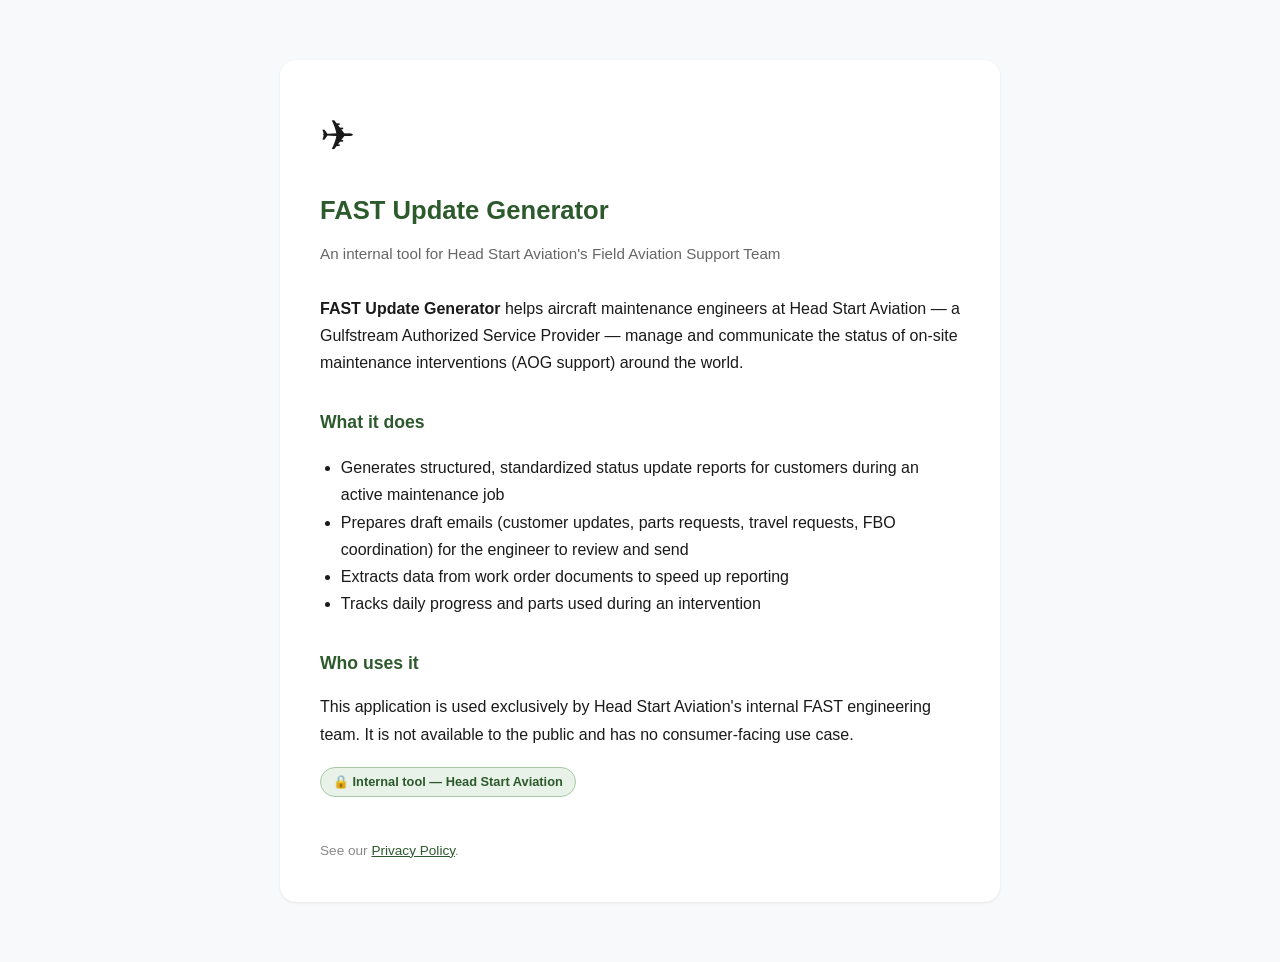
<file: about.html>
<!DOCTYPE html>
<html lang="en">
<head>
<meta charset="UTF-8">
<meta name="viewport" content="width=device-width, initial-scale=1.0">
<title>FAST Update Generator — Head Start Aviation</title>
<style>
  body {
    font-family: -apple-system, BlinkMacSystemFont, "Segoe UI", Roboto, Arial, sans-serif;
    max-width: 720px;
    margin: 60px auto;
    padding: 0 20px;
    line-height: 1.7;
    color: #1a1a1a;
    background: #f8f9fa;
  }
  .card {
    background: #fff;
    border-radius: 16px;
    padding: 40px;
    box-shadow: 0 1px 3px rgba(0,0,0,.08);
  }
  .icon { font-size: 42px; margin-bottom: 10px; }
  h1 { font-size: 1.6em; margin-bottom: 6px; color: #2d5a2d; }
  .subtitle { color: #666; font-size: 0.95em; margin-bottom: 28px; }
  h2 { font-size: 1.1em; margin-top: 1.8em; color: #2d5a2d; }
  p { margin: 0.6em 0; }
  ul { padding-left: 1.3em; }
  .badge {
    display: inline-block;
    background: #e8f2e8;
    color: #2d5a2d;
    border: 1px solid #a8c8a8;
    border-radius: 20px;
    font-size: 0.8em;
    font-weight: 600;
    padding: 3px 12px;
    margin-top: 10px;
  }
  footer { margin-top: 2.5em; color: #888; font-size: 0.85em; }
  a { color: #2d5a2d; }
</style>
</head>
<body>

<div class="card">
  <div class="icon">✈</div>
  <h1>FAST Update Generator</h1>
  <p class="subtitle">An internal tool for Head Start Aviation's Field Aviation Support Team</p>

  <p>
    <strong>FAST Update Generator</strong> helps aircraft maintenance engineers at
    Head Start Aviation — a Gulfstream Authorized Service Provider — manage and
    communicate the status of on-site maintenance interventions (AOG support)
    around the world.
  </p>

  <h2>What it does</h2>
  <ul>
    <li>Generates structured, standardized status update reports for customers during an active maintenance job</li>
    <li>Prepares draft emails (customer updates, parts requests, travel requests, FBO coordination) for the engineer to review and send</li>
    <li>Extracts data from work order documents to speed up reporting</li>
    <li>Tracks daily progress and parts used during an intervention</li>
  </ul>

  <h2>Who uses it</h2>
  <p>
    This application is used exclusively by Head Start Aviation's internal FAST
    engineering team. It is not available to the public and has no
    consumer-facing use case.
  </p>

  <p class="badge">🔒 Internal tool — Head Start Aviation</p>

  <footer>
    See our <a href="privacy.html">Privacy Policy</a>.
  </footer>
</div>

</body>
</html>
</file>
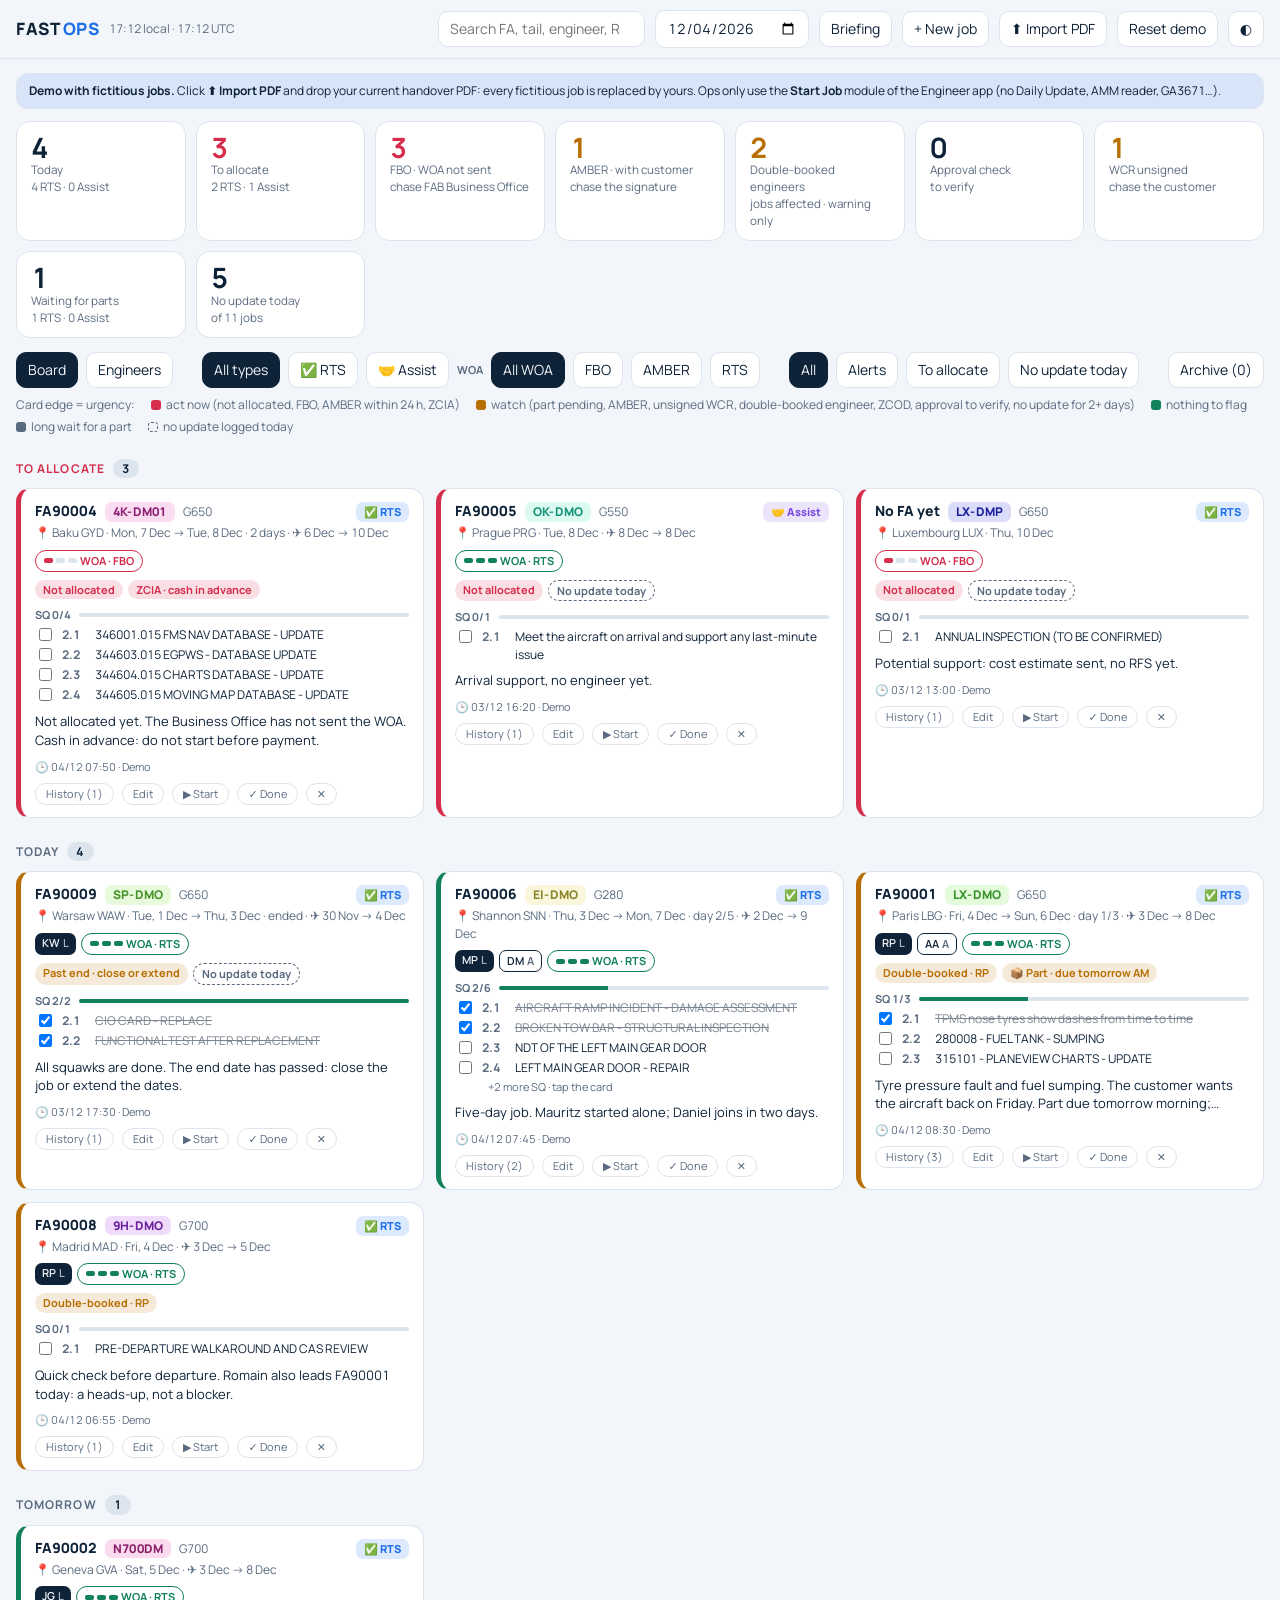
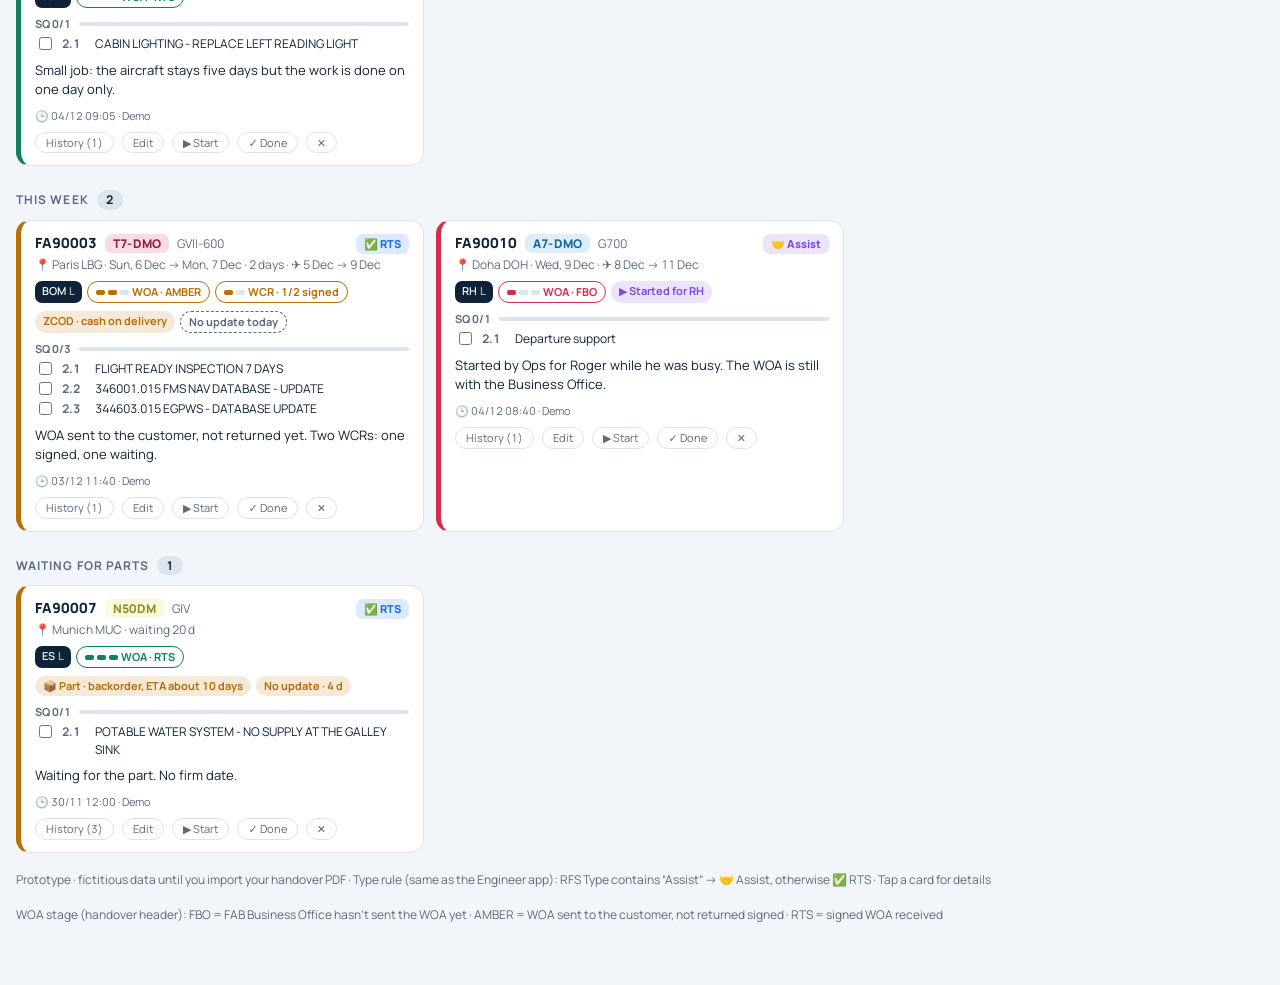
<file: ops-board.html>
<!doctype html><html lang="en"><head><meta charset="utf-8"><meta name="viewport" content="width=device-width, initial-scale=1, viewport-fit=cover"><title>FAST Ops Board · Demo</title>
<link href="https://fonts.googleapis.com/css2?family=Manrope:wght@400;600;800&display=swap" rel="stylesheet">
<style>
:root{--bg:#F2F5F9;--hd:#F2F5F9;--card:#fff;--ink:#0E2238;--mut:#5A6B80;--line:#DCE4ED;--acc:#1D6FE8;--rts:#1D6FE8;--as:#7A4DE0;--r:#D62D4C;--a:#B86E00;--g:#10815A;color-scheme:light;box-sizing:border-box;padding-top:env(safe-area-inset-top,0px);padding-bottom:env(safe-area-inset-bottom,0px)}
@media(prefers-color-scheme:dark){:root:not([data-theme="light"]){--bg:#0A1828;--hd:#0A1828;--card:#122740;--ink:#E9F0F8;--mut:#8DA1B8;--line:#213A57;--acc:#5AA2FF;--rts:#5AA2FF;--as:#B79CFF;--r:#FF6F86;--a:#FFB547;--g:#3FDC9A;color-scheme:dark}}
:root[data-theme="dark"]{--bg:#0A1828;--hd:#0A1828;--card:#122740;--ink:#E9F0F8;--mut:#8DA1B8;--line:#213A57;--acc:#5AA2FF;--rts:#5AA2FF;--as:#B79CFF;--r:#FF6F86;--a:#FFB547;--g:#3FDC9A;color-scheme:dark}
html{scroll-padding-top:env(safe-area-inset-top,0px)}*{box-sizing:border-box}
body{margin:0;background:var(--bg);color:var(--ink);font:14px/1.45 Manrope,system-ui,-apple-system,"Segoe UI",sans-serif;font-variant-numeric:tabular-nums}
body::before{content:"";position:fixed;inset:0 0 auto;height:env(safe-area-inset-top,0px);z-index:10;background:var(--hd)}
header{position:sticky;top:env(safe-area-inset-top,0px);z-index:9;background:var(--hd);border-bottom:1px solid var(--line);padding:10px 16px;display:flex;flex-wrap:wrap;gap:10px;align-items:center}
.logo{font-weight:800;letter-spacing:.03em;font-size:17px}.logo span{color:var(--acc)}.clk{font-size:12px;color:var(--mut)}.sp{flex:1}
input,button{font:inherit;color:inherit;background:var(--card);border:1px solid var(--line);border-radius:10px;padding:7px 11px}
button{cursor:pointer}button:hover{border-color:var(--acc)}#q{flex:1;min-width:150px;max-width:340px}
main{max-width:1280px;margin:0 auto;padding:14px 16px 50px}
.kpi{display:grid;grid-template-columns:repeat(auto-fit,minmax(150px,1fr));gap:10px;margin-bottom:14px}
.k{background:var(--card);border:1px solid var(--line);border-radius:14px;padding:10px 14px}.k b{font-size:28px;display:block;line-height:1.1}.k small{display:block;color:var(--mut)}.k.r b{color:var(--r)}.k.a b{color:var(--a)}
.bar{display:flex;gap:8px;flex-wrap:wrap;margin-bottom:6px;align-items:center}.on{background:var(--ink);color:var(--bg);border-color:var(--ink)}
h2{font-size:12px;text-transform:uppercase;letter-spacing:.09em;color:var(--mut);margin:24px 0 10px;display:flex;gap:8px;align-items:center}
h2 em{font-style:normal;background:var(--line);border-radius:99px;padding:1px 9px;color:var(--ink)}h2.r{color:var(--r)}
.gr{display:grid;grid-template-columns:repeat(auto-fill,minmax(310px,1fr));gap:12px}
.c{background:var(--card);border:1px solid var(--line);border-left:5px solid var(--g);border-radius:14px;padding:12px 14px;cursor:pointer;transition:.15s}
.c:hover{transform:translateY(-2px);box-shadow:0 8px 24px #0003}.c.r{border-left-color:var(--r)}.c.a{border-left-color:var(--a)}.c.m{border-left-color:var(--mut)}
.t1{display:flex;gap:8px;align-items:baseline;flex-wrap:wrap}.fa{font-weight:800}.ty{color:var(--mut);font-size:12px}
.kb{margin-left:auto;font-size:11px;font-weight:800;border-radius:7px;padding:2px 8px;color:var(--c);background:color-mix(in srgb,var(--c) 15%,transparent)}.kb.R{--c:var(--rts)}.kb.A{--c:var(--as)}
.ap{font-size:12px;color:var(--mut);margin:2px 0 8px}.ch{display:flex;flex-wrap:wrap;gap:5px;margin-bottom:8px}
.e{font-size:11px;font-weight:600;border-radius:7px;padding:2px 7px;background:var(--ink);color:var(--bg)}
.e.s{background:none;color:var(--ink);border:1px solid var(--ink)}.e.r{background:none;color:var(--mut);border:1px dashed var(--mut)}.e i{font-style:normal;opacity:.7;margin-left:3px}
.p{font-size:11px;font-weight:700;border-radius:99px;padding:2px 8px;color:var(--c);background:color-mix(in srgb,var(--c) 15%,transparent)}.p.r{--c:var(--r)}.p.a{--c:var(--a)}.p.v{--c:var(--as)}
.n{font-size:13px;display:-webkit-box;-webkit-line-clamp:2;-webkit-box-orient:vertical;overflow:hidden}.o .n{-webkit-line-clamp:unset;display:block}
.x{display:none;margin-top:8px;padding-top:8px;border-top:1px dashed var(--line);font-size:12px;color:var(--mut)}.o .x{display:block}
.tb{overflow-x:auto}table{border-collapse:collapse;width:100%;min-width:820px}th,td{border-bottom:1px solid var(--line);padding:8px;text-align:left;vertical-align:top;font-size:12px}
th{color:var(--mut)}td.h{background:color-mix(in srgb,var(--a) 16%,transparent)}.wx{display:inline-flex;align-items:center;gap:3px;font-size:11px;font-weight:700;border:1px solid var(--c);border-radius:99px;padding:2px 8px;color:var(--c)}.wx u{width:9px;height:5px;border-radius:2px;background:var(--line);text-decoration:none}.wx u.f{background:var(--c)}.wx.a{--c:var(--a)}.wx.g{--c:var(--g)}.wr{display:flex;gap:6px;align-items:center;margin:4px 0}.wr>input:first-child{flex:1}.wr label{display:flex;flex-direction:row;align-items:center;gap:4px;font-weight:400;white-space:nowrap}.wr input[type=checkbox]{padding:0;width:auto}
.tg{display:inline-block;margin:0 4px 4px 0;border:1px solid var(--line);border-left:4px solid var(--rts);border-radius:6px;padding:1px 6px;background:var(--card)}.tg.A{border-left-color:var(--as)}.tg.pp{font-weight:800}
.ft{color:var(--mut);font-size:12px;margin-top:18px}.gl{font-size:11px;font-weight:700;color:var(--mut)}.wo{display:inline-flex;align-items:center;gap:3px;font-size:11px;font-weight:700;border:1px solid var(--c);border-radius:99px;padding:2px 8px;color:var(--c)}.wo u{width:9px;height:5px;border-radius:2px;background:var(--line);text-decoration:none}.wo.r{--c:var(--r)}.wo.a{--c:var(--a)}.wo.g{--c:var(--g)}.wo.m{--c:var(--mut)}.wo.r u:nth-of-type(1),.wo.a u:nth-of-type(-n+2),.wo.g u{background:var(--c)}.tg.wf::after,.tg.wa::after{content:"";display:inline-block;width:7px;height:7px;border-radius:50%;margin-left:5px;background:var(--r)}.tg.wa::after{background:var(--a)}.e{position:relative;cursor:default}.e[data-n]:hover::after,.e[data-n]:focus::after{content:attr(data-n);position:absolute;left:0;bottom:calc(100% + 6px);z-index:5;background:var(--ink);color:var(--bg);padding:4px 9px;border-radius:7px;font-size:12px;font-weight:600;white-space:nowrap}.p.u{--c:var(--mut);background:none;border:1px dashed var(--c)}.lg{display:flex;flex-wrap:wrap;gap:4px 16px;font-size:12px;color:var(--mut);margin:8px 0 0}.lg i{display:inline-block;width:10px;height:10px;border-radius:3px;margin-right:5px;vertical-align:-1px;background:var(--c)}.bt{display:flex;justify-content:space-between;align-items:center;gap:8px;margin-top:9px;font-size:11px;color:var(--mut)}.lk{padding:2px 10px;font-size:11px;border-radius:99px}#hd{width:min(720px,94vw)}.hh{display:flex;justify-content:space-between;align-items:center;gap:10px;margin-bottom:8px}#hl{max-height:52vh;overflow:auto;padding-right:4px}.he{border-left:3px solid var(--line);padding:2px 0 2px 10px;margin:0 0 10px}.he b{font-size:12px}.he span{font-size:11px;color:var(--mut);margin-left:8px}.he p{margin:2px 0 0;font-size:13px}.ad{display:flex;gap:8px;margin-top:10px}.ad textarea{height:60px}#nd{width:min(760px,94vw);max-height:92vh;overflow:auto}#n_rf{height:80px}.fm{display:grid;grid-template-columns:repeat(auto-fit,minmax(150px,1fr));gap:8px;margin:10px 0}.fm label{display:flex;flex-direction:column;gap:3px;font-size:11px;font-weight:700;color:var(--mut)}.fm .w{grid-column:1/-1}.fm input,.fm select{font-weight:400;color:var(--ink)}.fx{font-size:12px;margin:6px 0}.fx div{margin:3px 0}.fl{cursor:pointer;background:var(--card);border:1px solid var(--line);border-radius:10px;padding:7px 11px;font-size:13px}.fl:hover{border-color:var(--acc)}.bt{flex-wrap:wrap;justify-content:flex-start}.bt span{flex:1 1 100%}.fm label[hidden]{display:none}.fm select[multiple]{height:auto}.tg.c{opacity:.65;border-style:dashed}.rd{background:var(--r);color:#fff;border-color:var(--r)}#xd{width:min(480px,94vw)}#xd select,#xd input{width:100%;margin:4px 0}#cd{width:min(560px,94vw)}.ts{position:fixed;left:50%;transform:translateX(-50%);bottom:calc(16px + env(safe-area-inset-bottom,0px));z-index:20;background:var(--ink);color:var(--bg);padding:10px 14px;border-radius:12px;display:flex;gap:12px;align-items:center;box-shadow:0 8px 24px #0005}.ts[hidden]{display:none}.ts button{background:none;color:var(--bg);border-color:var(--bg);padding:3px 10px}
dialog{background:var(--card);color:var(--ink);border:1px solid var(--line);border-radius:16px;width:min(680px,94vw);padding:16px}dialog::backdrop{background:#0008}
textarea{width:100%;height:50vh;background:var(--bg);color:var(--ink);border:1px solid var(--line);border-radius:10px;padding:10px;font:12px/1.5 ui-monospace,monospace}
.dl{display:flex;gap:8px;justify-content:flex-end;margin-top:10px}
.rg{font-weight:800;font-size:12px;letter-spacing:.02em;border-radius:7px;padding:1px 8px;color:color-mix(in srgb,hsl(var(--h) 75% 50%) 60%,var(--ink));background:color-mix(in srgb,hsl(var(--h) 75% 50%) 16%,transparent)}.p.g{--c:var(--g)}.sq{margin:2px 0 8px}.sqh{display:flex;align-items:center;gap:8px;font-size:11px;color:var(--mut);margin-bottom:3px}.pb{flex:1;height:4px;border-radius:2px;background:var(--line);overflow:hidden}.pb i{display:block;height:100%;background:var(--g)}.sqi{display:flex;gap:7px;align-items:flex-start;font-size:12px;margin:2px 0;cursor:pointer}.sqi input{margin-top:2px;padding:0;width:auto}.sqi b{color:var(--mut);min-width:26px;font-weight:700}.sqi input:checked~span{text-decoration:line-through;opacity:.55}.c:not(.o) .sqi.m{display:none}.c:not(.o) .sqi span{display:-webkit-box;-webkit-line-clamp:2;-webkit-box-orient:vertical;overflow:hidden}.c.o .sqm{display:none}.sqm{font-size:11px;color:var(--mut);margin-left:33px}.cw{display:grid;grid-template-columns:104px 1fr 128px 128px 34px;gap:6px;align-items:center;margin:4px 0}.cw.h{font-size:11px;font-weight:700;color:var(--mut)}.cw small{display:block;color:var(--mut)}.cw .bz{color:var(--a)}.cw input,.cw select{width:100%;font-size:12px;padding:5px 6px}@media(max-width:560px){.cw{grid-template-columns:1fr 1fr 34px}.cw.h{display:none}.cw>span{grid-column:1/-1}}.cr{display:flex;gap:8px;align-items:center;padding:6px 8px;border-bottom:1px solid var(--line);cursor:pointer}.cr:hover{background:color-mix(in srgb,var(--acc) 10%,transparent)}.cr b{min-width:34px}.cr span{flex:1}.cr small{font-size:11px;color:var(--mut)}.cr .bz{color:var(--a)}.cr .fr{color:var(--g)}#n_cl2{max-height:200px;overflow:auto;border:1px solid var(--line);border-radius:10px;margin-top:6px}.sqr{display:flex;gap:6px;align-items:center;margin:4px 0}.sqr input:nth-child(1){width:54px}.sqr input:nth-child(2){flex:1}.sqr label{display:flex;flex-direction:row;align-items:center;gap:4px;font-weight:400;white-space:nowrap}.sqr input[type=checkbox]{padding:0;width:auto}details.fx summary{cursor:pointer;color:var(--mut)}.ch:empty{display:none}#sd{width:min(560px,94vw)}
.demo{background:color-mix(in srgb,var(--acc) 12%,transparent);border:1px solid var(--line);border-radius:12px;padding:8px 12px;margin-bottom:12px;font-size:12px}.demo[hidden]{display:none}#imp{width:min(560px,94vw)}#imp textarea{height:120px}</style></head><body>
<header><div class="logo">FAST <span>OPS</span></div><div class="clk" id="clk"></div><span class="sp"></span><input id="q" type="search" placeholder="Search FA, tail, engineer, RTS, Assist, FBO, AMBER…"><input id="dt" type="date"><button id="br">Briefing</button><button id="nj">+ New job</button><button id="imb">⬆ Import PDF</button><button id="rsb" title="Back to the fictitious demo jobs">Reset demo</button><button id="th" title="Theme">◐</button></header>
<main><div class="demo" id="demo"><b>Demo with fictitious jobs.</b> Click <b>⬆ Import PDF</b> and drop your current handover PDF: every fictitious job is replaced by yours. Ops only use the <b>Start Job</b> module of the Engineer app (no Daily Update, AMM reader, GA3671…).</div><div class="kpi" id="kpi"></div><div class="bar" id="bar"></div><div id="app"></div><p class="ft">Prototype · fictitious data until you import your handover PDF · Type rule (same as the Engineer app): RFS Type contains “Assist” → 🤝 Assist, otherwise ✅ RTS · Tap a card for details</p><p class="ft">WOA stage (handover header): FBO = FAB Business Office hasn’t sent the WOA yet · AMBER = WOA sent to the customer, not returned signed · RTS = signed WOA received</p></main>
<dialog id="dlg"><textarea id="ta" readonly></textarea><div class="dl"><button id="cp">Copy</button><button onclick="$('dlg').close()">Close</button></div></dialog><dialog id="hd"><div class="hh"><b id="ht"></b><button onclick="$('hd').close()">Close</button></div><div id="hl"></div><div class="ad"><textarea id="nt" placeholder="Add an update (prototype: kept in memory only)…"></textarea><button id="nb">Add update</button></div></dialog><dialog id="nd"><div class="hh"><b id="n_h">New job</b><button onclick="$('nd').close()">Close</button></div><div class="dl" style="justify-content:flex-start"><label class="fl">📄 Scan an RFS or WCR (PDF)<input id="n_f" type="file" accept="application/pdf" hidden></label></div><div class="fx" id="n_i0">Your Engineer scan fills the form from the PDF (not connected in this prototype). Or type everything by hand below. To add a WCR to an existing job, open it with Edit.</div><details class="fx"><summary>Prototype demo (will disappear)</summary><div>These two buttons only simulate a scan with sample data, so you can see what happens:</div><div class="dl" style="justify-content:flex-start"><button type="button" id="n_b">Simulate an RFS scan</button><button type="button" id="n_c">Simulate a WCR scan</button></div></details><div class="fm"><label class="w">Same aircraft as…<select id="n_ac"></select></label><label>Type<select id="n_k"><option value="R">✅ RTS</option><option value="A">🤝 Assist</option></select></label><label>FA number<input id="n_i" placeholder="empty = potential job"></label><label>WOA stage<select id="n_w"><option value="?">Unknown</option><option value="F">FBO</option><option value="A">AMBER</option><option value="R">RTS</option></select></label><label>Tail<input id="n_r"></label><label>Model<input id="n_m"></label><label>S/N<input id="n_sn"></label><label>Customer / operator<input id="n_op" placeholder="company name (matters for some states)"></label><label>Customer code<input id="n_cc" placeholder="e.g. AA375"></label><label>Airport<input id="n_a"></label><label>FBO / site<input id="n_fb" placeholder="e.g. FBO Universal Aviation"></label><label>Intervention start<input id="n_d" type="date"></label><label>Intervention end<input id="n_d2" type="date"></label><label>Aircraft ETA<input id="n_ea" type="date"></label><label>Aircraft ETD<input id="n_ed" type="date"></label><label>Time<input id="n_t" type="time"></label><label>Payment terms<input id="n_p" placeholder="ZN30, ZCOD, ZCIA…"></label><label>CMP enrolled<select id="n_cm"><option value="">Unknown</option><option>Yes</option><option>No</option></select></label><label class="w">Parts: status / ETA (shows as a 📦 badge on the card; empty = none)<input id="n_pt" placeholder="e.g. due AM 27 Oct, backorder, ETA 30 Oct"></label><div hidden><select id="n_e1"></select><select id="n_e3" multiple></select><select id="n_e2" multiple></select></div><div class="w" id="n_cw"><b class="gl">Crew · one leader, any number of assistants and preps</b><div id="n_cr1"></div><div class="dl" style="justify-content:flex-start"><button type="button" class="lk" id="n_ca">+ Add an engineer</button></div><div id="n_cp" hidden><input id="n_cq" placeholder="Search a name, initials or base…"><div id="n_cl2"></div></div></div><div class="w" id="n_sl"><b class="gl">Squawks (SQ) to perform</b><div id="n_sr"></div><button type="button" class="lk" id="n_sa">+ Add a squawk</button></div><input id="n_tk" hidden><label class="w">Note shown on the card<input id="n_n"></label><div class="w" id="n_wl"><b class="gl">WCRs (extra tasks requested by the customer or the engineer)</b><div id="n_wr"></div><button type="button" class="lk" id="n_wa">+ Add a WCR</button></div><label class="w" id="n_cl" hidden>Reason for the change (optional, logged in the history)<input id="n_cr" placeholder="e.g. engineer off duty, blocked on another job"></label></div><div id="n_x" class="fx"></div><div class="dl"><button id="n_s" class="on">Add job</button></div></dialog><dialog id="xd"><div class="hh"><b id="x_t"></b><button onclick="$('xd').close()">Keep</button></div><select id="x_w"><option>Customer cancelled</option><option>Entered twice (duplicate)</option><option>Entered by mistake</option><option>Replaced by another RFS</option><option>Other</option></select><input id="x_n" placeholder="Note (optional)"><div id="x_m" class="fx"></div><div class="dl"><button id="x_s" class="rd">Remove job</button></div></dialog><dialog id="cd"><div class="hh"><b>Archive · closed and removed jobs</b><button onclick="$('cd').close()">Close</button></div><div id="cl"></div></dialog><dialog id="sd"><div class="hh"><b id="sd_t"></b><button onclick="$('sd').close()">Close</button></div><div class="fx">Start Job: the same screen as in the Engineer app. When the board is merged into the app, this button opens that screen directly, prefilled from the job. Below is what Ops adds to it.</div><div class="fm"><label>Registration<input id="sd_r" readonly></label><label>Model<input id="sd_m" readonly></label><label>S/N<input id="sd_s" readonly></label><label>Customer / operator<input id="sd_o" readonly></label><label class="w"><span><input type="checkbox" id="sd_c" checked disabled> 👷 I am preparing this job for a colleague</span><small>Always ticked and locked when Ops starts a job.</small></label><label class="w">Colleague’s name, select from team<select id="sd_n"></select></label></div><div id="sd_x" class="fx"></div><div class="dl"><button id="sd_g" class="on">Start job</button></div></dialog><dialog id="imp"><div class="hh"><b>Import your handover PDF</b><button onclick="$('imp').close()">Close</button></div><div class="fx">Drop the PDF you use today (“Assignments for handover”). Jobs, ETA/ETD, squawks, crew, WOA stage and the whole handover history are read, and every fictitious job is replaced. The type (RTS or Assist) is guessed from the squawks, and jobs whose aircraft left more than 2 days ago go to “Waiting for parts”: both can be corrected with Edit.</div><label class="fl" id="imp_l">📄 Choose or drop the PDF<input id="imp_f" type="file" accept="application/pdf" hidden></label><div id="imp_s" class="fx"></div><details class="fx"><summary>The PDF cannot be read? Paste its text instead</summary><textarea id="imp_t" placeholder="Open the PDF, select all, copy, paste here"></textarea><div class="dl"><button type="button" id="imp_b">Import the pasted text</button></div></details></dialog><div id="ts" class="ts" hidden><span id="ts_t"></span><button id="ts_u">Undo</button></div>
<script>
const rel=n=>{const d=new Date();d.setHours(0,0,0,0);d.setDate(d.getDate()+n);return String(d.getMonth()+1).padStart(2,"0")+"-"+String(d.getDate()).padStart(2,"0")},rd=(n,t)=>{const d=new Date();d.setDate(d.getDate()+n);return String(d.getDate()).padStart(2,"0")+"/"+String(d.getMonth()+1).padStart(2,"0")+" "+t},mq=(n,...t)=>t.map((x,i)=>({r:"2."+(i+1),t:x,x:i<n?1:0}));
const D=[
{id:"FA90001",k:"R",ty:"G650",reg:"LX-DMO",ap:"Paris LBG",p:"RP",s:"AA",cd:{AA:[rel(1),null]},d:rel(0),e:rel(2),eta:rel(-1),etd:rel(4),w:"R",pt:"due tomorrow AM",pay:"ZN30",op:"Demo Aviation Ltd",sn:"6999",n:"Tyre pressure fault and fuel sumping. The customer wants the aircraft back on Friday. Part due tomorrow morning; Alberto joins the day after.",sq:mq(1,"TPMS nose tyres show dashes from time to time","280008 - FUEL TANK - SUMPING","315101 - PLANEVIEW CHARTS - UPDATE")},
{id:"FA90002",k:"R",ty:"G700",reg:"N700DM",ap:"Geneva GVA",p:"JG",d:rel(1),e:rel(1),eta:rel(-1),etd:rel(4),w:"R",pay:"ZN30",op:"Demo Holdings Inc",sn:"87999",n:"Small job: the aircraft stays five days but the work is done on one day only.",sq:mq(0,"CABIN LIGHTING - REPLACE LEFT READING LIGHT")},
{id:"FA90003",k:"R",ty:"GVII-600",reg:"T7-DMO",ap:"Paris LBG",p:"BOM",d:rel(2),e:rel(3),eta:rel(1),etd:rel(5),w:"A",pay:"ZCOD",wcr:[{t:"Add cabin LED replacement",s:1},{t:"Add database updates for the next flight",s:0}],op:"Demo Aero SA",sn:"73999",n:"WOA sent to the customer, not returned yet. Two WCRs: one signed, one waiting.",sq:mq(0,"FLIGHT READY INSPECTION 7 DAYS","346001.015 FMS NAV DATABASE - UPDATE","344603.015 EGPWS - DATABASE UPDATE")},
{id:"FA90004",k:"R",ty:"G650",reg:"4K-DM01",ap:"Baku GYD",d:rel(3),e:rel(4),eta:rel(2),etd:rel(6),w:"F",pay:"ZCIA",op:"Demo Azerbaijan Airlines",sn:"6998",n:"Not allocated yet. The Business Office has not sent the WOA. Cash in advance: do not start before payment.",sq:mq(0,"346001.015 FMS NAV DATABASE - UPDATE","344603.015 EGPWS - DATABASE UPDATE","344604.015 CHARTS DATABASE - UPDATE","344605.015 MOVING MAP DATABASE - UPDATE")},
{id:"FA90005",k:"A",ty:"G550",reg:"OK-DMO",ap:"Prague PRG",d:rel(4),e:rel(4),eta:rel(4),etd:rel(4),w:"R",op:"Demo Jet s.r.o.",sn:"5999",n:"Arrival support, no engineer yet.",sq:mq(0,"Meet the aircraft on arrival and support any last-minute issue")},
{id:"FA90006",k:"R",ty:"G280",reg:"EI-DMO",ap:"Shannon SNN",p:"MP",s:"DM",cd:{DM:[rel(1),null]},d:rel(-1),e:rel(3),eta:rel(-2),etd:rel(5),w:"R",pay:"ZN30",op:"Demo Air Ltd",sn:"2999",n:"Five-day job. Mauritz started alone; Daniel joins in two days.",sq:mq(2,"AIRCRAFT RAMP INCIDENT - DAMAGE ASSESSMENT","BROKEN TOW BAR - STRUCTURAL INSPECTION","NDT OF THE LEFT MAIN GEAR DOOR","LEFT MAIN GEAR DOOR - REPAIR","FUNCTIONAL TEST AFTER REPAIR","REPORT TO ENGINEERING")},
{id:"FA90007",k:"R",ty:"GIV",reg:"N50DM",ap:"Munich MUC",p:"ES",wait:rel(-20),goal:"part ETA in about 10 days",w:"R",pt:"backorder, ETA about 10 days",op:"Demo Charter GmbH",sn:"1999",n:"Waiting for the part. No firm date.",sq:mq(0,"POTABLE WATER SYSTEM - NO SUPPLY AT THE GALLEY SINK")},
{id:"FA90008",k:"R",ty:"G700",reg:"9H-DMO",ap:"Madrid MAD",p:"RP",d:rel(0),e:rel(0),eta:rel(-1),etd:rel(1),w:"R",pay:"ZN30",op:"Demo Malta Ltd",sn:"87998",n:"Quick check before departure. Romain also leads FA90001 today: a heads-up, not a blocker.",sq:mq(0,"PRE-DEPARTURE WALKAROUND AND CAS REVIEW")},
{id:"FA90009",k:"R",ty:"G650",reg:"SP-DMO",ap:"Warsaw WAW",p:"KW",d:rel(-3),e:rel(-1),eta:rel(-4),etd:rel(0),w:"R",pay:"ZN30",op:"Demo Polska Sp. z o.o.",sn:"6997",n:"All squawks are done. The end date has passed: close the job or extend the dates.",sq:mq(2,"CIO CARD - REPLACE","FUNCTIONAL TEST AFTER REPLACEMENT")},
{id:"FA90010",k:"A",ty:"G700",reg:"A7-DMO",ap:"Doha DOH",p:"RH",d:rel(5),e:rel(5),eta:rel(4),etd:rel(7),w:"F",pay:"ZN30",op:"Demo Qatar Aviation",sn:"87997",sj:{to:"RH",at:rd(0,"08:40")},n:"Started by Ops for Roger while he was busy. The WOA is still with the Business Office.",sq:mq(0,"Departure support")},
{id:"No FA yet",k:"R",ty:"G650",reg:"LX-DMP",ap:"Luxembourg LUX",d:rel(6),e:rel(6),w:"F",op:"Demo Aviation Ltd",sn:"6996",n:"Potential support: cost estimate sent, no RFS yet.",sq:mq(0,"ANNUAL INSPECTION (TO BE CONFIRMED)")}
];
const TEAM={};
const OPS={AP:'Alexis Papadopoulos',KT:'Kerry Towns',PI:'Panos Iliakis',CS:'Charis Stylianides',AH:'Abigail Harvey-Robins',ME:'You (prototype)',DO:'Demo Ops'};
const H={
FA90001:[["DO",rd(0,"08:30"),"Part confirmed for tomorrow morning."],["DO",rd(-1,"15:10"),"Aircraft arrived. TPMS fault confirmed, part ordered."],["DO",rd(-2,"10:00"),"Job created from the RFS."]],
FA90002:[["DO",rd(0,"09:05"),"The customer confirmed the work for tomorrow only."]],
FA90003:[["DO",rd(-1,"11:40"),"WOA sent to the customer. First WCR signed."]],
FA90004:[["DO",rd(0,"07:50"),"Waiting for the Business Office to send the WOA. The customer pays in advance."]],
FA90005:[["DO",rd(-1,"16:20"),"Arrival support requested. No engineer yet."]],
FA90006:[["DO",rd(0,"07:45"),"Day 2: SQ 1 and 2 closed. Daniel joins in two days."],["DO",rd(-1,"09:30"),"Job started by Mauritz, alone for now."]],
FA90007:[["DO",rd(-4,"12:00"),"No update from the supplier. Still waiting."],["DO",rd(-9,"10:15"),"Part backordered, ETA about 10 days."],["DO",rd(-20,"08:40"),"Troubleshooting done, part needed."]],
FA90008:[["DO",rd(0,"06:55"),"The customer asks for a quick check before departure."]],
FA90009:[["DO",rd(-1,"17:30"),"All squawks closed. Waiting for the customer sign-off."]],
FA90010:[["DO",rd(0,"08:40"),"Ops started the job for Roger, who is busy."]],
"No FA yet":[["DO",rd(-1,"13:00"),"Cost estimate sent. No RFS yet."]]
};
const NM=e=>TEAM[e]||"",esc=s=>String(s).replace(/[&<>]/g,c=>"&#"+c.charCodeAt(0)+";");
const PL=v=>/^ZCIA\b|CASH\s+IN\s+ADVANCE/.test(v)?"r":/^ZCOD\b|CASH\s+ON\s+DELIVERY/.test(v)?"a":"";
const PMSG={r:"<b>ZCIA · cash in advance.</b> Funds must be received before kickoff. Do not start work, book travel or order parts without confirmation from FASTOPS / the Business Office or prior management approval.",a:"<b>ZCOD · cash on delivery.</b> Payment is due on delivery: confirm the arrangements with FastOPS, the Business Office or Management before the aircraft is released (RTS)."};
const PM=f=>{const v=(f.pay||"").toUpperCase(),l=PL(v);return(f.fbo?"<br>Site: "+esc(f.fbo):"")+"<br>Payment terms: "+(v||"Unknown")+(f.cmp?" · CMP: "+f.cmp:"")+(l?`<br><b style="color:var(--${l})">→ ${PMSG[l]}</b>`:"")};
const ed=e=>{const[a,b]=e[1].split(" ")[0].split("/");return new Date(Y,b-1,a)};
const sd=f=>{const h=H[f.id];return h&&h.length?Math.max(Math.round((today-ed(h[0]))/864e5),0):99};
const LU=f=>{const h=(H[f.id]||[])[0];return h?"🕒 "+h[1]+" · "+OPS[h[0]].split(" ")[0]:"🕒 no entry yet"};
const LG='<div class="lg"><span>Card edge = urgency:</span><span><i style="--c:var(--r)"></i>act now (not allocated, FBO, AMBER within 24 h, ZCIA)</span><span><i style="--c:var(--a)"></i>watch (part pending, AMBER, unsigned WCR, double-booked engineer, ZCOD, approval to verify, no update for 2+ days)</span><span><i style="--c:var(--g)"></i>nothing to flag</span><span><i style="--c:var(--mut)"></i>long wait for a part</span><span><i style="--c:transparent;border:1px dashed var(--mut)"></i>no update logged today</span></div>';
let Y=new Date().getFullYear();const $=s=>document.getElementById(s),sp=s=>s?s.split(" "):[],P=f=>sp(f.p),L="en-GB";
const dt=s=>{const[m,d]=s.split("-");return new Date(Y,m-1,d)};
let today=new Date();today.setHours(0,0,0,0);let V="b",F="all",T="all",W="all",Q="";
const dd=s=>Math.round((dt(s)-today)/864e5);
const fd=s=>dt(s).toLocaleDateString(L,{weekday:"short",day:"numeric",month:"short"});
const tk=t=>/^\d/.test(t||"")?+t.slice(0,2)*60+ +t.slice(3,5):t=="AM"?480:t=="PM"?840:9999;
const KN=f=>f.k=="A"?"Assist":"RTS",KI=f=>f.k=="A"?"🤝 Assist":"✅ RTS";const WS={F:["r","FBO","WOA not sent · chase FAB Business Office"],A:["a","AMBER","WOA with customer · chase the signature"],R:["g","RTS","WOA received"],"?":["m","?","WOA status not in the handover yet"]};const wk=f=>f.w||"R",wl=f=>wk(f)=="F"?"r":wk(f)=="A"?(f.d&&dd(f.d)<=1?"r":"a"):WU(f)?"a":"";const WU=f=>(f.wcr||[]).filter(c=>!c.s).length;
const AC={},SN={},En=f=>f.e||f.d,Ac=f=>[f.eta||(AC[f.id]||[])[0],f.etd||(AC[f.id]||[])[1]];
const conf=new Map,rl=(f,e)=>sp(f.p).includes(e)?"p":sp(f.s).includes(e)?"s":sp(f.r).includes(e)?"r":"",span=(f,e)=>{const c=(f.cd||{})[e]||[],a=c[0]||f.d,b=c[1]||(rl(f,e)=="r"?a:En(f));return[a,b<a?a:b]},calc=()=>{conf.clear();const X=[];D.forEach(f=>f.d&&[f.p,f.s,f.r].flatMap(sp).forEach(e=>{const[a,b]=span(f,e);X.push([e,a,b,f.id])}));X.forEach((x,i)=>X.forEach((y,j)=>{if(i<j&&x[0]==y[0]&&x[3]!=y[3]&&x[1]<=y[2]&&y[1]<=x[2])[x[3],y[3]].forEach(id=>(conf.get(id)||conf.set(id,new Set).get(id)).add(x[0]))}))};calc();
const al=f=>{const a=[];if(!P(f).length&&!f.wait)a.push(["r","Not allocated"]);if(conf.has(f.id))a.push(["a","Double-booked · "+[...conf.get(f.id)].join(", ")]);if(f.pt)a.push(["a","📦 Part · "+f.pt]);if(f.sw)a.push(["v","Switch to Assist requested"]);if(f.was)a.push(["u","Rescheduled · was "+f.was]);if(!f.wait&&f.d&&dd(En(f))<0)a.push(["a","Past end · close or extend"]);if(f.aog)a.push(["r","AOG"]);const av=AV(f);if(av&&(av.level=="danger"||av.level=="warn"))a.push([av.level=="danger"?"r":"a","Auth · "+av.head.split(" — ").pop()]);const pv=(f.pay||"").toUpperCase(),pl=PL(pv);if(pl)a.push([pl,pv+" · "+(pl=="r"?"cash in advance":"cash on delivery")]);const s=sd(f);if(s==99)a.push(["a","No update yet"]);else if(s>1)a.push(["a","No update · "+s+" d"]);else if(s==1)a.push(["u","No update today"]);return a};
const sc=f=>(P(f).length||f.wait?0:30)+(conf.has(f.id)?8:0)+({r:25,a:15}[wl(f)]||0)+(f.pt?10:0);
const srt=(a,b)=>(a.d||"z").localeCompare(b.d||"z")||tk(a.t)-tk(b.t)||sc(b)-sc(a);
const B=f=>{if(f.wait)return 4;const n=dd(f.d);return n<=0?0:n==1?1:n<=7?2:3};
const BN=["Today","Tomorrow","This week","Later","Waiting for parts"];
const vis=f=>(T=="all"||f.k==T)&&(W=="all"||wk(f)==W)&&(F=="all"||(F=="al"?al(f).some(x=>x[0]!="u")||wl(f):F=="nu"?sd(f)>0:!P(f).length&&!f.wait))&&(!Q||(JSON.stringify(f)+KN(f)+WS[wk(f)][1]+JSON.stringify(H[f.id]||"")+[f.p,f.s,f.r].flatMap(sp).map(NM).join(" ")).toLowerCase().includes(Q));
const card=f=>{const a=al(f),w=wl(f),ws=WS[wk(f)],lv=a.some(x=>x[0]=="r")||w=="r"?"r":a.some(x=>x[0]=="a")||w=="a"?"a":f.wait?"m":"g",
en=[...P(f).map(e=>[e,"L","p"]),...sp(f.s).map(e=>[e,"A","s"]),...sp(f.r).map(e=>[e,"Prep","r"])];
return `<article class="c ${lv}${OPN.has(f.id)?" o":""}" onclick="tg(this,'${f.id}')"><div class="t1"><span class="fa">${f.id}</span><span class="rg" style="--h:${hu(f.reg)}">${f.reg}</span><span class="ty">${f.ty}</span><span class="kb ${f.k}">${KI(f)}</span></div>
<div class="ap">📍 ${f.ap}${f.wait?` · waiting ${-dd(f.wait)} d`:` · ${f.t?f.t+" · ":""}${RG(f)}${ACW(f)}`}</div>
<div class="ch">${en.map(([e,l,k])=>`<b class="e ${k=="p"?"":k}" tabindex="0" data-n="${NM(e)||e} · ${{p:"Leader",s:"Assistant",r:"Prep"}[k]}" onclick="event.stopPropagation()">${e}${l?`<i>${l}</i>`:""}</b>`).join("")}<span class="wo ${ws[0]}" title="${ws[2]}"><u></u><u></u><u></u>WOA · ${ws[1]}</span>${WX(f)}${AU(f)}${SJ(f)}</div><div class="ch">${a.map(([k,t])=>`<span class="p ${k}">${t}</span>`).join("")}${SB(f)}</div>
${SQL(f)}<div class="n">${f.n}</div><div class="x">${"FA".includes(wk(f))?`<br><b style="color:var(--${ws[0]})">→ ${ws[2]}</b>`:""}${f.todo?`<br><b style="color:var(--a)">→ ${f.todo}</b>`:""}${f.goal?`<br>Target: ${f.goal}`:""}${f.rfs?`<br>${f.rfs}`:""}${PM(f)}${WL(f)}${PA(f)}${AUD(f)}</div><div class="bt"><span>${LU(f)}</span><button class="lk" onclick="event.stopPropagation();hist(${D.indexOf(f)})">History (${(H[f.id]||[]).length})</button><button class="lk" onclick="event.stopPropagation();ej2(${D.indexOf(f)})">Edit</button><button class="lk" onclick="event.stopPropagation();sj(${D.indexOf(f)})">▶ Start</button><button class="lk" onclick="event.stopPropagation();dn(${D.indexOf(f)})">✓ Done</button><button class="lk" title="Remove" onclick="event.stopPropagation();rm(${D.indexOf(f)})">✕</button></div></article>`};
const sec=(t,l,c)=>l.length?`<h2 class="${c||""}">${t}<em>${l.length}</em></h2><div class="gr">${l.map(card).join("")}</div>`:"";
const board=()=>{const X=D.filter(vis).sort(srt),na=X.filter(f=>!P(f).length&&!f.wait),r=X.filter(f=>!na.includes(f));
return (sec("To allocate",na,"r")+BN.map((n,i)=>sec(n,r.filter(f=>B(f)==i))).join(""))||"<p>No results.</p>"};
const eng=()=>{const E=[...new Set([...Object.keys(TEAM),...D.flatMap(f=>[f.p,f.s,f.r].flatMap(sp))])].sort();
const H=[...Array(8)].map((_,i)=>{const d=new Date(today);d.setDate(d.getDate()+i);return"<th>"+d.toLocaleDateString(L,{weekday:"short",day:"numeric"})+"</th>"}).join("")+"<th>Later</th><th>Waiting</th>";
const ro=(f,e)=>P(f).includes(e)?"P":sp(f.s).includes(e)?"S":sp(f.r).includes(e)?"Prep":"";
const at=(e,i)=>D.filter(f=>{const r=ro(f,e);if(!(vis(f)&&r))return 0;if(i==9)return f.wait;if(!f.d)return 0;if(i==8)return dd(span(f,e)[0])>=8;const[s0,s1]=span(f,e),a=Math.max(dd(s0),0),b=Math.max(dd(s1),a);return a<=i&&i<=b});
const row=e=>{let tot=0;const c=[...Array(10)].map((_,i)=>{const l=at(e,i);tot+=l.length;return`<td class="${l.length>1?"h":""}">${l.map(f=>`<span class="tg ${f.k} ${ro(f,e)=="P"?"pp":""} ${wk(f)=="F"?"wf":wk(f)=="A"?"wa":""} ${i>0&&i<8&&i>Math.max(dd(span(f,e)[0]),0)?"c":""}" title="${KN(f)} · WOA ${WS[wk(f)][1]} · ${f.reg} · ${f.ap}">${i>0&&i<8&&i>Math.max(dd(span(f,e)[0]),0)?"↳ ":""}${f.id.replace("FA","")} ${{P:"L",S:"A",Prep:"Prep"}[ro(f,e)]}</span>`).join("")}</td>`}).join("");return`<tr><th>${e} <small>${tot}</small>${NM(e)?`<br><small>${NM(e)}</small>`:""}</th>${c}</tr>`};
return`<div class="tb"><table><tr><th></th>${H}</tr>${E.map(row).join("")}</table></div><p class="ft">Blue edge = ✅ RTS · violet edge = 🤝 Assist · L = leader (bold) · A = assistant · ↳ = job continues · amber cell = an engineer on 2+ jobs the same day (allowed, just a heads-up) · dot = WOA not received (red FBO, amber AMBER)</p>`};
const kp=()=>{const live=D.filter(f=>!f.wait),t=live.filter(f=>dd(f.d)<=0),na=live.filter(f=>!P(f).length),fb=D.filter(f=>wk(f)=="F"),am=D.filter(f=>wk(f)=="A"),wt=D.filter(f=>f.wait),c=conf.size,
cn=l=>`${l.filter(f=>f.k=="R").length} RTS · ${l.filter(f=>f.k=="A").length} Assist`;
$("kpi").innerHTML=[["Today",t.length,"",cn(t)],["To allocate",na.length,na.length?"r":"",cn(na)],["FBO · WOA not sent",fb.length,fb.length?"r":"","chase FAB Business Office"],["AMBER · with customer",am.length,am.length?"a":"","chase the signature"],["Double-booked engineers",c,c?"a":"","jobs affected · warning only"],["Approval check",D.filter(f=>{const v=AV(f);return v&&(v.level=="warn"||v.level=="danger")}).length,D.some(f=>{const v=AV(f);return v&&(v.level=="warn"||v.level=="danger")})?"a":"","to verify"],["WCR unsigned",D.filter(f=>WU(f)).length,D.some(f=>WU(f))?"a":"","chase the customer"],["Waiting for parts",wt.length,"",cn(wt)],["No update today",D.filter(f=>sd(f)>0).length,"","of "+D.length+" jobs"]].map(([l,n,c,s])=>`<div class="k ${c}"><b>${n}</b><small>${l}</small><small>${s}</small></div>`).join("")};
const btn=(a,k,v,l)=>`<button class="${v==k?"on":""}" data-${a}="${k}">${l}</button>`;
const bar=()=>$("bar").innerHTML=[["b","Board"],["e","Engineers"]].map(([k,l])=>btn("v",k,V,l)).join("")+`<span class="sp"></span>`+[["all","All types"],["R","✅ RTS"],["A","🤝 Assist"]].map(([k,l])=>btn("t",k,T,l)).join("")+`<span class="gl">WOA</span>`+[["all","All WOA"],["F","FBO"],["A","AMBER"],["R","RTS"]].map(([k,l])=>btn("w",k,W,l)).join("")+`<span class="sp"></span>`+[["all","All"],["al","Alerts"],["na","To allocate"],["nu","No update today"]].map(([k,l])=>btn("f",k,F,l)).join("")+`<span class="sp"></span><button data-x="1">Archive (${CX.length})</button>`;
const render=()=>{calc();kp();bar();$("app").innerHTML=V=="b"?LG+board():eng();try{SAVE()}catch(e){}};
$("bar").onclick=e=>{const b=e.target.closest("button");if(!b)return;const d=b.dataset;if(d.v)V=d.v;if(d.t)T=d.t;if(d.f)F=d.f;if(d.x)return showCX();if(d.w)W=d.w;render()};
$("q").oninput=e=>{Q=e.target.value.toLowerCase();render()};
const iso=d=>d.getFullYear()+"-"+String(d.getMonth()+1).padStart(2,"0")+"-"+String(d.getDate()).padStart(2,"0");
$("dt").value=iso(today);$("dt").onchange=e=>{if(e.target.value){today=new Date(e.target.value+"T00:00");render()}};
$("th").onclick=()=>{const r=document.documentElement,d=r.dataset.theme?r.dataset.theme=="dark":matchMedia("(prefers-color-scheme:dark)").matches;r.dataset.theme=d?"light":"dark"};
$("br").onclick=()=>{const X=D.filter(f=>!f.wait).sort(srt),l=(t,a)=>a.length?`\n${t} (${a.length})\n`+a.map(f=>`• ${f.t?f.t+" ":""}[${KN(f).toUpperCase()}] ${f.id} ${f.reg} ${f.ap} — ${f.p||"to allocate"}${"FA".includes(wk(f))?" — WOA: "+WS[wk(f)][1]:""}\n   ${f.n}`).join("\n")+"\n":"";
$("ta").value=`OPS BRIEFING — ${today.toLocaleDateString(L,{weekday:"long",day:"numeric",month:"long"})}\n`+l("TODAY",X.filter(f=>B(f)==0))+l("TOMORROW",X.filter(f=>B(f)==1))+l("TO ALLOCATE",X.filter(f=>!P(f).length))+l("WOA TO CHASE · FBO (FAB Business Office hasn’t sent it)",X.filter(f=>wk(f)=="F"))+l("WOA TO CHASE · AMBER (customer hasn’t signed)",X.filter(f=>wk(f)=="A"))+l("WCR TO CHASE (not signed)",D.filter(f=>WU(f)))+l("CASH TERMS · CHECK PAYMENT FIRST (ZCIA red, ZCOD amber)",D.filter(f=>PL((f.pay||"").toUpperCase())))+l("WAITING FOR PARTS",D.filter(f=>f.wait));$("cp").textContent="Copy";$("dlg").showModal()};
$("cp").onclick=()=>{const t=$("ta");t.select();(navigator.clipboard?.writeText(t.value).catch(()=>document.execCommand("copy")))||document.execCommand("copy");$("cp").textContent="Copied ✓"};
const tick=()=>{const n=new Date(),o={hour:"2-digit",minute:"2-digit"};$("clk").textContent=n.toLocaleTimeString(L,o)+" local · "+n.toLocaleTimeString(L,{...o,timeZone:"UTC"})+" UTC"};tick();setInterval(tick,3e4);
let cur=0;
const hist=i=>{cur=i;const f=D[i],h=H[f.id]||[];$("ht").textContent=f.id+" · "+f.reg+" · "+f.ap+" · "+KN(f)+" · WOA "+WS[wk(f)][1];$("hl").innerHTML=h.length?h.map(e=>`<div class="he"><b>${OPS[e[0]]}</b><span>${e[1]}</span><p>${esc(e[2])}</p></div>`).join(""):"<p>No entry yet for this job.</p>";$("nt").value="";$("hd").open||$("hd").showModal()};
$("nb").onclick=()=>{const v=$("nt").value.trim();if(!v)return;const n=new Date(),p=x=>String(x).padStart(2,"0"),k=D[cur].id;(H[k]=H[k]||[]).unshift(["ME",p(today.getDate())+"/"+p(today.getMonth()+1)+" "+p(n.getHours())+":"+p(n.getMinutes()),v]);hist(cur);render()};
const ST=()=>{const n=new Date(),p=x=>String(x).padStart(2,"0");return p(today.getDate())+"/"+p(today.getMonth()+1)+" "+p(n.getHours())+":"+p(n.getMinutes())};
let RF="",RFC="",RFX={};const gv=i=>$(i).value.trim();
const chk=()=>{const v=gv("n_p").toUpperCase(),l=PL(v),i=gv("n_i"),d=gv("n_d").slice(5),e=gv("n_e1"),c=[];let h=l?`<div style="color:var(--${l})">⚠ ${PMSG[l]}</div>`:"";if(i&&D.some((f,j)=>f.id==i&&j!=EDI))h+=`<div style="color:var(--r)">⚠ ${esc(i)} is already on the board.</div>`;if(c.length)h+=`<div style="color:var(--a)">⚠ ${e} already leads ${c.map(f=>f.id).join(", ")} that day (warning only: you can still save).</div>`;const sb=gv("n_r")?D.filter((f,j)=>f.reg.toUpperCase()==gv("n_r").toUpperCase()&&j!=EDI):[];if(sb.length)h+=`<div style="color:var(--mut)">ℹ ${sb[0].reg} is already on the board (${sb.map(f=>f.id).join(", ")}): this RFS becomes its own job, with its own type, tasks and dates.</div>`;$("n_x").innerHTML=h+authLive()+stayWarn();crewUI()};
$("nj").onclick=()=>{const o='<option value="">—</option>'+[...new Set([...Object.keys(TEAM),...D.flatMap(f=>[f.p,f.s,f.r].flatMap(sp))])].sort().map(e=>`<option value="${e}">${e}${TEAM[e]?" · "+TEAM[e]:""}</option>`).join("");["n_e1","n_e2","n_e3"].forEach(i=>$(i).innerHTML=o);$("n_ac").innerHTML='<option value="">New aircraft</option>'+[...new Set(D.map(f=>f.reg))].sort().map(r=>{const s=D.filter(f=>f.reg==r);return`<option value="${r}">${r} · ${s[0].ty} · ${s.map(f=>f.id).join(", ")}</option>`}).join("");$("n_f").value="";RF=RFC="";RFX={};$("n_x").innerHTML="";$("nd").showModal()};
$("nd").oninput=chk;$("nd").onchange=chk;
const _rdPaste=()=>{const t="",m=(r,i=1)=>{const x=t.match(r);return x?x[i].trim():""},p=x=>String(x).padStart(2,"0"),mo=["Jan","Feb","Mar","Apr","May","Jun","Jul","Aug","Sep","Oct","Nov","Dec"],
dm=r=>{const x=t.match(r);if(!x)return null;const h=x[4]%12+(/p/i.test(x[6])?12:0);return{iso:x[3]+"-"+p(x[1])+"-"+p(x[2]),t:p(h)+":"+x[5],s:+x[2]+" "+mo[x[1]-1]+" "+p(h)+":"+x[5]}},
a=dm(/ETA Date\s+(\d+)\/(\d+)\/(\d+)\s+(\d+):(\d+)\s*([AP])M/i),b=dm(/ETD\s+(\d+)\/(\d+)\/(\d+)\s+(\d+):(\d+)\s*([AP])M/i),
ty=m(/RFS Type\s+([^\n]*)/i).split(/\s+RFS ID/i)[0],set=(i,v)=>{if(v)$(i).value=v};
if(ty)$("n_k").value=/assist/i.test(ty)?"A":"R";
set("n_i",m(/Work Order\s+(FA\d+)/i));set("n_r",m(/Reg No\s+(\S+)/i));set("n_m",m(/Model\s+(\S+)/i));set("n_a",m(/Airport Dispatched To\s+(\S+)/i));
if(a){$("n_d").value=a.iso;$("n_t").value=a.t}
set("n_p",m(/Payment\s+Terms[ \t|:*_]*(?:\n[ \t|:*_]*){0,2}([A-Z][A-Z0-9]{2,7})\b/));
set("n_tk",m(/WO Items\s+([\s\S]+)/i).replace(/\s*\n\s*/g," · "));
RF=[m(/RFS ID\s+(RFS-\d+)/i),ty,m(/RFS Status\s+([^\n]*)/i),a&&b?"ETA "+a.s+" → ETD "+b.s:"",m(/Support Location\s+([^\n]+?)\s*(?:Assignments|\n|$)/i),m(/^Account\s+(?!Contact|ID)([^\n]+)/im)].filter(Boolean).join(" · ");
RFC=m(/Enrolled\s+in\s+CMP\??\s*(Yes|No)/i);
$("n_x").innerHTML=ty||a?'<div style="color:var(--g)">✓ RFS read: check the fields, allocate, then save.</div>':'<div style="color:var(--r)">Nothing recognised: paste the full RFS text.</div>';chk()};
$("n_s").onclick=()=>{let id=gv("n_i");const d=gv("n_d");
if(!id){id="No FA yet";let n=1;while(D.some(f=>f.id==id))id="No FA yet #"+(++n)}
if(D.some(f=>f.id==id)||!gv("n_r")||!d){chk();if(!gv("n_r")||!d)$("n_x").innerHTML+='<div style="color:var(--r)">Tail and support date are required.</div>';return}
const f={id,k:gv("n_k"),w:gv("n_w"),ty:gv("n_m")||"?",reg:gv("n_r"),ap:gv("n_a")||"?",d:d.slice(5),tk:gv("n_tk")||"—",n:gv("n_n")||"New job, no note yet.",p:gv("n_e1"),s:gv("n_e2"),r:gv("n_e3")};
if(gv("n_t"))f.t=gv("n_t");if(gv("n_p"))f.pay=gv("n_p").toUpperCase();if(RF)f.rfs=RF;if(RFC)f.cmp=RFC;
D.push(f);(H[id]=H[id]||[]).unshift(["ME",ST(),"Job created"+(RF?" from the RFS scan":"")+(gv("n_n")?". "+gv("n_n"):".")]);
["n_i","n_r","n_m","n_a","n_d","n_t","n_p","n_tk","n_n","n_f"].forEach(i=>$(i).value="");RF=RFC="";RFX={};$("nd").close();render()};
const SAMPLE={doc_type:"RFS",work_order:"FA90100",model:"G650",serial_number:"6999",registration:"LX-DMO",location:"LFPB",rts_assist:"RTS",fbo:"FBO Demo Terminal",customer_name:"DEMO AVIATION LTD",enrolled_in_cmp:"Yes",payment_terms:"ZN30",work_items:[{label:"CABIN WINDOW SHADES - REPLACE"},{label:"FUEL TANK - SUMPING"}]};
const applyRFS=p=>{if(/WCR|WORK_ORDER/i.test(p.doc_type||"")){const j=D.findIndex(f=>f.id==p.work_order),it=(p.work_items||[]).map(x=>x.label).join(" · ");if(j>=0){WC={j,it};$("n_x").innerHTML=`<div style="color:var(--g)">✓ ${esc(p.doc_type)} for ${esc(p.work_order)}: ${esc(it)}</div><div class="dl" style="justify-content:flex-start"><button class="on" onclick="addWcr()">Add to ${esc(p.work_order)}</button></div>`}else $("n_x").innerHTML=`<div style="color:var(--a)">${esc(p.doc_type)} for ${esc(p.work_order||"?")}: no such job on the board. Create the job first, or add the tasks by hand with Edit → “WCRs”.</div>`;return}const set=(i,v)=>{if(v)$(i).value=v},pay=String(p.payment_terms||"").trim().toUpperCase();$("n_k").value=/assist/i.test(p.rts_assist||"")?"A":"R";set("n_i",p.work_order);set("n_r",p.registration);set("n_m",p.model);set("n_a",p.location);set("n_fb",p.fbo);set("n_op",p.customer_company||p.customer_name);set("n_cc",p.customer_code);set("n_sn",p.serial_number);set("n_p",pay=="UNKNOWN"?"":pay);$("n_sr").innerHTML="";(p.work_items||[]).forEach(x=>sqrow("",x.label,0));if(/^(yes|no)$/i.test(p.enrolled_in_cmp||""))$("n_cm").value=p.enrolled_in_cmp[0].toUpperCase()+p.enrolled_in_cmp.slice(1).toLowerCase();RF=p.customer_name||"";RFX={far:p.far_certification||"",rid:p.rfs_id||"",acct:p.customer_company||p.customer_name||"",cc:p.customer_code||"",cty:p.country||"",fm:("far_certification" in p&&!p.far_certification)?1:0};RFX={far:p.far_certification||"",rid:p.rfs_id||"",acct:p.customer_company||"",cc:p.customer_code||"",cty:p.country||"",fm:(p.doc_type==="RFS"&&!p.far_certification)?1:0};chk();$("n_x").innerHTML='<div style="color:var(--g)">✓ RFS read by the Engineer scan: set the support date, allocate, then save.</div>'+$("n_x").innerHTML};
$("n_b").onclick=()=>applyRFS(SAMPLE);
$("n_f").onchange=async e=>{const f=e.target.files[0];if(!f)return;try{const sc0=HK.scanRfs||(window.G&&G.scanRfs);if(!sc0)throw 0;const r=await sc0(f);applyRFS(r.parsed||r)}catch(x){$("n_x").innerHTML='<div style="color:var(--a)">'+(x===0?"Scan unavailable here (it connects when this board is merged into the app). Fill the form by hand, or try the samples.":"Scan failed: "+esc(String(x&&x.message||x))+" — fill the form by hand.")+"</div>"}};
$("n_ac").onchange=()=>{const s=D.filter(f=>f.reg==$("n_ac").value);if(!s.length)return;const p=s.find(x=>x.pay);$("n_r").value=s[0].reg;$("n_m").value=s[0].ty;if(p)$("n_p").value=p.pay;chk()};
const CX=[];let RM=0,TT=0;
const qs=t=>{$("q").value=t;Q=t.toLowerCase();render()};
const SB=f=>{const s=D.filter(g=>g.reg==f.reg&&g!==f);return s.length?`<span class="p v" style="cursor:pointer" title="Other jobs on this aircraft: tap to filter" onclick="event.stopPropagation();qs('${f.reg}')">↔ ${s.map(g=>g.id).join(" · ")}</span>`:""};
const toast=(t,fn)=>{$("ts_t").textContent=t;$("ts").hidden=false;$("ts_u").hidden=!fn;$("ts_u").onclick=()=>{fn&&fn();$("ts").hidden=true};clearTimeout(TT);TT=setTimeout(()=>$("ts").hidden=true,8000)};
const back=j=>{const c=CX.splice(j,1)[0];D.push(c.f);(H[c.f.id]=H[c.f.id]||[]).unshift(["ME",ST(),c.k=="d"?"Job reopened.":"Job restored."]);render()};
const rm=i=>{XM="rm";$("x_w").hidden=false;$("x_s").textContent="Remove job";$("x_s").className="rd";RM=i;const f=D[i],en=[...new Set([...P(f),...sp(f.s),...sp(f.r)])];$("x_t").textContent="Remove "+f.id+" · "+f.reg+"?";$("x_n").value="";$("x_m").innerHTML="<div>Before you remove it:</div>"+(en.length?"<div>• Tell "+en.map(e=>e+(NM(e)?" ("+NM(e)+")":"")).join(", ")+"</div>":"")+"<div>• Stop any travel, parts or consumables already ordered"+(f.pt?" ("+f.pt+")":"")+".</div><div>You can undo right after, and restore it later from “Removed”.</div>";$("xd").showModal()};
$("x_s").onclick=()=>{const f=D[RM],w=$("x_w").value,n=$("x_n").value.trim();D.splice(RM,1);CX.unshift({f,w,n,at:ST()});(H[f.id]=H[f.id]||[]).unshift(["ME",ST(),"Job removed: "+w+(n?". "+n:".")]);$("xd").close();render();toast(f.id+" removed",()=>back(0))};
const showCX=()=>{$("cl").innerHTML=CX.length?CX.map((c,j)=>`<div class="he"><b>${c.f.id} · ${c.f.reg}</b><span>${c.k=="d"?"✅ Closed":"🗑 Removed"} · ${c.at} · ${c.w}${c.n?" · "+esc(c.n):""}</span><p><button class="lk" onclick="back(${j});showCX()">${c.k=="d"?"Reopen":"Restore"}</button></p></div>`).join(""):"<p>The archive is empty.</p>";$("cd").open||$("cd").showModal()};
let EDI=-1,XM="rm",WC=null;
const RG=f=>{const e=En(f),n=dd(f.d),L=dd(e)-n+1;return L>1?fd(f.d)+" → "+fd(e)+(dd(e)<0?" · ended":n<=0?" · day "+(1-n)+"/"+L:" · "+L+" days"):fd(f.d)};
const setMode=()=>{const e=EDI>=0;$("n_h").textContent=e?"Edit "+D[EDI].id:"New job";$("n_s").textContent=e?"Save changes":"Add job";$("n_cl").hidden=!e;$("n_ac").parentNode.hidden=e;$("n_i0").hidden=e};
const nj0=$("nj").onclick;
$("nj").onclick=()=>{EDI=-1;nj0();["n_i","n_r","n_m","n_a","n_d","n_d2","n_t","n_p","n_tk","n_n","n_fb","n_cr","n_cm"].forEach(i=>$(i).value="");$("n_wr").innerHTML="";$("n_k").value="R";$("n_w").value="?";setMode()};
const ej=i=>{nj0();EDI=i;const f=D[i];[["n_k",f.k],["n_i",/^No FA/.test(f.id)?"":f.id],["n_w",f.w||"R"],["n_r",f.reg],["n_m",f.ty],["n_a",f.ap],["n_d",f.d?Y+"-"+f.d:""],["n_d2",f.d?Y+"-"+En(f):""],["n_t",/^\d/.test(f.t||"")?f.t:""],["n_p",f.pay||""],["n_fb",f.fbo||""],["n_cm",f.cmp||""],["n_tk",f.tk],["n_n",f.n],["n_cr",""]].forEach(([k,v])=>$(k).value=v);$("n_e1").value=sp(f.p)[0]||"";[...$("n_e3").options].forEach(o=>o.selected=!!o.value&&sp(f.r).includes(o.value));[...$("n_e2").options].forEach(o=>o.selected=!!o.value&&sp(f.s).includes(o.value));RF=f.rfs||"";RFC="";$("n_wr").innerHTML="";(f.wcr||[]).forEach(c=>wrow(c.t,c.s));setMode();chk()};
$("n_s").onclick=()=>{const E=EDI>=0?D[EDI]:null,d=gv("n_d"),d2=gv("n_d2")||d,l=gv("n_e1"),pr=[...$("n_e3").selectedOptions].map(o=>o.value).filter(Boolean).join(" "),ag=[...$("n_e2").selectedOptions].map(o=>o.value).filter(Boolean),er=m=>{chk();$("n_x").innerHTML+='<div style="color:var(--r)">'+m+'</div>'};let id=gv("n_i");
if(!id){id=E?E.id:"No FA yet";let n=1;while(D.some((f,j)=>f.id==id&&j!=EDI))id="No FA yet #"+(++n)}
if(D.some((f,j)=>f.id==id&&j!=EDI))return er("That FA is already on the board.");
if(!gv("n_r")||(!d&&!(E&&E.wait)))return er("Tail and start date are required.");
if(d2<d)return er("The end date is before the start date.");

const nv={id,k:gv("n_k"),w:gv("n_w"),ty:gv("n_m")||"?",reg:gv("n_r"),ap:gv("n_a")||"?",tk:gv("n_tk")||"—",n:gv("n_n")||"New job, no note yet.",p:l,s:ag.join(" "),r:pr,fbo:gv("n_fb"),cmp:gv("n_cm"),wcr:[...$("n_wr").children].map(r=>({t:r.children[0].value.trim(),s:r.children[1].firstChild.checked?1:0})).filter(c=>c.t)},pay=gv("n_p").toUpperCase(),t=gv("n_t");
if(d){nv.d=d.slice(5);nv.e=d2.slice(5)}
if(!E){if(t)nv.t=t;if(pay)nv.pay=pay;if(RF)nv.rfs=RF;for(const k in RFX)if(RFX[k])nv[k]=RFX[k];for(const k in RFX)if(RFX[k])nv[k]=RFX[k];if(RFC)nv.cmp=RFC;D.push(nv);(H[id]=H[id]||[]).unshift(["ME",ST(),"Job created"+(RF?" from the RFS scan":"")+(gv("n_n")?". "+gv("n_n"):".")])}
else{const ch=[];["id","k","w","d","e","p","s","r","reg","ap","fbo","cmp"].forEach(x=>{const a=x=="e"?(E.d?En(E):""):E[x]||"",b=nv[x]||"";if(a!=b)ch.push(x+": "+(a||"—")+" → "+(b||"—"))});if((E.pay||"")!=pay)ch.push("pay: "+(E.pay||"—")+" → "+(pay||"—"));const ws2=w=>(w||[]).length?w.filter(c=>c.s).length+"/"+w.length+" signed":"none";if(JSON.stringify(E.wcr||[])!=JSON.stringify(nv.wcr))ch.push("WCR: "+ws2(E.wcr)+" → "+ws2(nv.wcr));if(d&&E.d&&(E.d!=nv.d||En(E)!=nv.e))nv.was=fd(E.d)+(En(E)!=E.d?" → "+fd(En(E)):"");
if(id!=E.id){H[id]=(H[id]||[]).concat(H[E.id]||[]);delete H[E.id]}
Object.assign(E,nv);if(pay)E.pay=pay;else delete E.pay;if(t)E.t=t;else if(!/^[AP]M$/.test(E.t||""))delete E.t;
const hh=H[id]=H[id]||[],cr=gv("n_cr");hh.unshift(["ME",ST(),(ch.length?"Job updated ("+ch.join(", ")+")":"Job updated")+(cr?" — reason: "+cr:"")+"."])}
$("nd").close();render()};
const dn=i=>{XM="dn";RM=i;const f=D[i];$("x_t").textContent=(f.k=="A"?"🤝 Assistance provided · ":"✅ A/C RTS · ")+f.id+" · "+f.reg;$("x_w").hidden=true;$("x_n").value="";$("x_m").innerHTML="<div>This closes the job: it leaves the board and goes to the Archive, where you can reopen it.</div>";$("x_s").textContent=f.k=="A"?"Assistance provided":"Mark A/C RTS";$("x_s").className="on";$("xd").showModal()};
$("x_s").onclick=()=>{const f=D[RM],n=$("x_n").value.trim(),d=XM=="dn",w=d?(f.k=="A"?"Assistance provided":"A/C RTS"):$("x_w").value;D.splice(RM,1);CX.unshift({f,w,n,at:ST(),k:d?"d":"r"});(H[f.id]=H[f.id]||[]).unshift(["ME",ST(),(d?"Job closed: ":"Job removed: ")+w+(n?". "+n:".")]);$("xd").close();render();toast(f.id+(d?" closed":" removed"),()=>back(0))};
const addWcr=()=>{if(!WC)return;const f=D[WC.j];(f.wcr=f.wcr||[]).push({t:WC.it,s:0});(H[f.id]=H[f.id]||[]).unshift(["ME",ST(),"WCR added (not signed yet): "+WC.it]);$("nd").close();render();toast("WCR added to "+f.id+", not signed yet")};
$("n_c").onclick=()=>applyRFS({doc_type:"WCR",work_order:"FA90001",work_items:[{label:"CABIN LIGHTING - REPLACE LEFT READING LIGHT"}]});
const OPN=new Set,tg=(el,id)=>{el.classList.toggle("o");OPN.has(id)?OPN.delete(id):OPN.add(id)};
const WX=f=>{const w=f.wcr||[];if(!w.length)return"";const n=w.filter(c=>c.s).length;return`<span class="wx ${n==w.length?"g":"a"}" title="${esc(w.map(c=>(c.s?"✓ ":"✗ ")+c.t).join("\n")).replace(/"/g,"&quot;")}">${w.map(c=>`<u class="${c.s?"f":""}"></u>`).join("")}WCR · ${n}/${w.length} signed</span>`};
const WL=f=>{const i=D.indexOf(f);return(f.wcr||[]).map((c,j)=>`<br>WCR ${j+1}: <button class="lk" onclick="event.stopPropagation();tw(${i},${j})">${c.s?"✓ signed":"✗ not signed"}</button> ${esc(c.t)}`).join("")};
const tw=(i,j)=>{const f=D[i],c=f.wcr[j];c.s=c.s?0:1;(H[f.id]=H[f.id]||[]).unshift(["ME",ST(),"WCR "+(c.s?"signed":"marked not signed")+": "+c.t]);render()};
const wrow=(t,s)=>{const r=document.createElement("div");r.className="wr";r.innerHTML=`<input value="${esc(t||"").replace(/"/g,"&quot;")}" placeholder="WCR tasks"><label><input type="checkbox"${s?" checked":""}> signed</label><button type="button" class="lk">×</button>`;r.lastChild.onclick=()=>r.remove();$("n_wr").appendChild(r)};
$("n_wa").onclick=()=>wrow("",0);
/* ===== Ported verbatim from the Engineer app: Country / Authority Approvals check ===== */
let KO_COUNTRY_APPROVALS=[];
const EASA_COUNTRIES = new Set([
  'Austria','Belgium','Bulgaria','Croatia','Cyprus','Czech Republic','Denmark','Estonia',
  'Finland','France','Germany','Greece','Hungary','Iceland','Ireland','Italy','Latvia',
  'Liechtenstein','Lithuania','Luxembourg','Malta','Netherlands','Norway','Poland','Portugal',
  'Romania','Slovakia','Slovenia','Spain','Sweden','Switzerland'
]);

// Maps an aircraft registration prefix to its civil aviation authority acronym.
function certFromRegistration(reg) {
  const country = countryFromRegistration(reg);
  if (EASA_COUNTRIES.has(country)) return 'EASA';
  const special = {
    'United States':'FAA',
    'United Kingdom':'UK CAA',
    'Qatar':'QCAA',
    'United Arab Emirates':'GCAA',
    'San Marino':'SMAR CAA',
    'Isle of Man':'IOMAR',
    'Guernsey':'2-REG',
    'Bermuda':'BCAA',
    'Cayman Islands':'CAACI',
    'British Virgin Islands':'BVI CAA',
    'Aruba':'Aruba DCA',
    'Curaçao/Sint Maarten':'CCAA',
    'Canada':'TCCA',
    'China':'CAAC',
    'Taiwan':'CAA Taiwan',
    'Hong Kong':'HKCAD',
    'Macau':'AACM',
    'India':'DGCA',
    'Brazil':'ANAC',
    'Australia':'CASA',
    'New Zealand':'NZ CAA',
    'Egypt':'ECAA',
    'Tanzania':'TCAA',
    'South Africa':'SACAA',
    'Saudi Arabia':'GACA',
    'Singapore':'CAAS',
    'Japan':'JCAB',
    'South Korea':'MOLIT/KOCA',
    'Turkey':'SHGM',
    'Russia':'Rosaviatsia',
    'Mexico':'AFAC',
    'Israel':'CAAI',
    'Azerbaijan':'SCAA',
    'Pakistan':'PCAA',
    'Bahrain':'BCAA',
    'Morocco':'DAC Morocco',
    'Thailand':'CAAT',
    'Uganda':'CAAU',
    'Oman':'Oman CAA',
    'Burundi':'AACB',
  };
  return special[country] || '';
}

function countryFromRegistration(reg) {
  const map = [
    [/^YA-/,'Afghanistan'],[/^ZA-/,'Albania'],[/^7T-/,'Algeria'],[/^C3-/,'Andorra'],
    [/^D2-/,'Angola'],[/^V2-/,'Antigua and Barbuda'],[/^L[VQ]-/,'Argentina'],[/^EK-/,'Armenia'],
    [/^P4-/,'Aruba'],[/^VH-/,'Australia'],[/^OE-/,'Austria'],[/^4K-/,'Azerbaijan'],
    [/^C6-/,'Bahamas'],[/^A9C-/,'Bahrain'],[/^S2-/,'Bangladesh'],[/^8P-/,'Barbados'],
    [/^EW-/,'Belarus'],[/^OO-/,'Belgium'],[/^V3-/,'Belize'],[/^TY-/,'Benin'],
    [/^VP-B/,'Bermuda'],[/^A5-/,'Bhutan'],[/^CP-/,'Bolivia'],[/^E7-/,'Bosnia and Herzegovina'],
    [/^A2-/,'Botswana'],[/^P[PRTUS]-/,'Brazil'],[/^VP-L/,'British Virgin Islands'],[/^V8-/,'Brunei'],
    [/^LZ-/,'Bulgaria'],[/^XT-/,'Burkina Faso'],[/^9U-/,'Burundi'],[/^XU-/,'Cambodia'],
    [/^TJ-/,'Cameroon'],[/^C-[FG]/,'Canada'],[/^D4-/,'Cape Verde'],[/^VP-C/,'Cayman Islands'],
    [/^TL-/,'Central African Republic'],[/^TT-/,'Chad'],[/^CC-/,'Chile'],[/^B-[0-9]/,'China'],
    [/^B-[HKL]/,'Hong Kong'],[/^B-M/,'Macau'],[/^H[JK]-/,'Colombia'],[/^D6-/,'Comoros'],
    [/^TN-/,'Republic of the Congo'],[/^9[ST]-/,'Democratic Republic of the Congo'],[/^E5-/,'Cook Islands'],
    [/^TI-/,'Costa Rica'],[/^9A-/,'Croatia'],[/^CU-/,'Cuba'],[/^5B-/,'Cyprus'],
    [/^OK-/,'Czech Republic'],[/^OY-/,'Denmark'],[/^J2-/,'Djibouti'],[/^J7-/,'Dominica'],
    [/^HI-/,'Dominican Republic'],[/^4W-/,'East Timor'],[/^HC-/,'Ecuador'],[/^SU-/,'Egypt'],
    [/^YS-/,'El Salvador'],[/^3C-/,'Equatorial Guinea'],[/^E3-/,'Eritrea'],[/^ES-/,'Estonia'],
    [/^3D/,'Eswatini'],[/^ET-/,'Ethiopia'],[/^VP-F/,'Falkland Islands'],[/^DQ-/,'Fiji'],
    [/^OH-/,'Finland'],[/^F-O/,'French Overseas Territory'],[/^F-/,'France'],[/^TR-/,'Gabon'],
    [/^C5-/,'Gambia'],[/^4L-/,'Georgia'],[/^D-/,'Germany'],[/^9G/,'Ghana'],
    [/^VP-G/,'Gibraltar'],[/^SX-/,'Greece'],[/^J3-/,'Grenada'],[/^TG-/,'Guatemala'],
    [/^2-/,'Guernsey'],[/^3X-/,'Guinea'],[/^J5-/,'Guinea-Bissau'],[/^8R-/,'Guyana'],
    [/^HH-/,'Haiti'],[/^HR-/,'Honduras'],[/^HA-/,'Hungary'],[/^TF-/,'Iceland'],
    [/^VT-/,'India'],[/^PK-/,'Indonesia'],[/^EP-/,'Iran'],[/^YI-/,'Iraq'],
    [/^E[IJ]-/,'Ireland'],[/^M-/,'Isle of Man'],[/^4X-|^4Z/,'Israel'],[/^I-/,'Italy'],
    [/^TU-/,'Ivory Coast'],[/^6Y-/,'Jamaica'],[/^JA/,'Japan'],[/^JY-/,'Jordan'],
    [/^UP-/,'Kazakhstan'],[/^5Y-/,'Kenya'],[/^T3-/,'Kiribati'],[/^Z6-/,'Kosovo'],
    [/^9K-/,'Kuwait'],[/^EX-/,'Kyrgyzstan'],[/^RDPL/,'Laos'],[/^YL-/,'Latvia'],
    [/^OD-/,'Lebanon'],[/^7P-/,'Lesotho'],[/^A8-/,'Liberia'],[/^5A-/,'Libya'],
    [/^HB-.*Liechtenstein/i,'Liechtenstein'],[/^LY-/,'Lithuania'],[/^LX-/,'Luxembourg'],
    [/^5R-/,'Madagascar'],[/^7Q-/,'Malawi'],[/^9M-/,'Malaysia'],[/^8Q-/,'Maldives'],
    [/^TZ-/,'Mali'],[/^9H-/,'Malta'],[/^V7-/,'Marshall Islands'],[/^5T-/,'Mauritania'],
    [/^3B-/,'Mauritius'],[/^X[ABC]-/,'Mexico'],[/^V6-/,'Micronesia'],[/^ER-/,'Moldova'],
    [/^3A-/,'Monaco'],[/^JU-/,'Mongolia'],[/^4O-/,'Montenegro'],[/^VP-M/,'Montserrat'],
    [/^CN-/,'Morocco'],[/^C9-/,'Mozambique'],[/^X[YZ]-/,'Myanmar'],[/^V5-/,'Namibia'],
    [/^C2-/,'Nauru'],[/^9N-/,'Nepal'],[/^PH-/,'Netherlands'],[/^PJ-/,'Curaçao/Sint Maarten'],
    [/^ZK-|^ZL-|^ZM-/,'New Zealand'],[/^YN-/,'Nicaragua'],[/^5U-/,'Niger'],[/^5N-/,'Nigeria'],
    [/^P-/,'North Korea'],[/^Z3-/,'North Macedonia'],[/^LN-/,'Norway'],[/^A4O-/,'Oman'],
    [/^AP-/,'Pakistan'],[/^HP-/,'Panama'],[/^P2-/,'Papua New Guinea'],[/^ZP-/,'Paraguay'],
    [/^OB-/,'Peru'],[/^RP-/,'Philippines'],[/^SP-|^SN-/,'Poland'],[/^C[RS]-/,'Portugal'],
    [/^A7-/,'Qatar'],[/^YR-/,'Romania'],[/^R[AF]-/,'Russia'],[/^9XR-/,'Rwanda'],
    [/^V4-/,'Saint Kitts and Nevis'],[/^J6-/,'Saint Lucia'],[/^J8-/,'Saint Vincent and the Grenadines'],
    [/^5W-/,'Samoa'],[/^T7-/,'San Marino'],[/^S9-/,'São Tomé and Príncipe'],[/^HZ-/,'Saudi Arabia'],
    [/^6[VW]-/,'Senegal'],[/^YU-/,'Serbia'],[/^S7-/,'Seychelles'],[/^9L-/,'Sierra Leone'],
    [/^9V-/,'Singapore'],[/^OM-/,'Slovakia'],[/^S5-/,'Slovenia'],[/^H4-/,'Solomon Islands'],
    [/^6O-/,'Somalia'],[/^Z[STU]-/,'South Africa'],[/^HL/,'South Korea'],[/^Z8-/,'South Sudan'],
    [/^EC-|^EM-/,'Spain'],[/^4R-/,'Sri Lanka'],[/^ST-/,'Sudan'],[/^PZ-/,'Suriname'],
    [/^SE-/,'Sweden'],[/^HB-/,'Switzerland'],[/^YK-/,'Syria'],[/^B-/,'Taiwan'],
    [/^EY-/,'Tajikistan'],[/^5H-/,'Tanzania'],[/^HS-/,'Thailand'],[/^5V-/,'Togo'],
    [/^A3-/,'Tonga'],[/^9Y-/,'Trinidad and Tobago'],[/^TS-/,'Tunisia'],[/^TC-/,'Turkey'],
    [/^EZ-/,'Turkmenistan'],[/^VQ-T/,'Turks and Caicos'],[/^T2-/,'Tuvalu'],[/^5X-/,'Uganda'],
    [/^UR-/,'Ukraine'],[/^A6-/,'United Arab Emirates'],[/^G-/,'United Kingdom'],[/^N/,'United States'],
    [/^CX-/,'Uruguay'],[/^UK/,'Uzbekistan'],[/^YJ-/,'Vanuatu'],[/^YV/,'Venezuela'],
    [/^VN-/,'Vietnam'],
  ];
  reg = String(reg || '').toUpperCase().replace(/\s+/g, '');
  for (const [re, country] of map) if (re.test(reg)) return country;
  // Registrations often arrive without their hyphen ("4KAI700", "T7000"): retry with it inserted after 2, 1, then 3 characters.
  if (reg && !reg.includes('-')) {
    for (const n of [2, 1, 3]) {
      if (reg.length <= n) continue;
      const withDash = reg.slice(0, n) + '-' + reg.slice(n);
      for (const [re, country] of map) if (re.test(withDash)) return country;
    }
  }
  return '';
}

let KO_GSMODELS = [];   // [{ name, designation, family, aliases, snFrom, snTo, snList, isNew, showInPartOrders }, ...]

const KO_GSMODELS_DEFAULT = [
  { name: 'G650',   designation: 'GVI (G650)',               family: 'GVI',   snFrom: 6000,  snTo: 6999,  showInPartOrders: true },
  { name: 'G650ER', designation: 'GVI (G650ER)',             family: 'GVI',   snFrom: 6000,  snTo: 6999,  showInPartOrders: true },
  { name: 'G550',   designation: 'GV-SP (G550)',             family: 'GV-SP', snFrom: 5000,  snTo: 5999,  showInPartOrders: true },
  { name: 'G500',   code: 'G500SP', designation: 'GV-SP (G500-5000 Series)', family: 'GV-SP', snFrom: 5000, snTo: 5999, showInPartOrders: true },
  { name: 'G500',   code: 'G500',   designation: 'GVII-G500', family: 'GVII', snFrom: 72000, snTo: 72999, showInPartOrders: true },
  { name: 'G600',   designation: 'GVII-G600',                family: 'GVII',  snFrom: 73000, snTo: 73999, showInPartOrders: true },
  { name: 'G400',   designation: 'GVII-G400',                family: 'GVII',  isNew: true,  showInPartOrders: false },
  { name: 'G700',   designation: 'GVIII-G700',               family: 'GVIII', snFrom: 87000, snTo: 87999, showInPartOrders: true },
  { name: 'G800',   designation: 'GVIII-G800',               family: 'GVIII', snFrom: 88000, snTo: 88999, showInPartOrders: true },
  { name: 'G450',   designation: 'GIV-X (G450)',             family: 'GIV-X', snFrom: 4000,  snTo: 4999,  showInPartOrders: true },
  { name: 'G350',   designation: 'GIV-X (G350)',             family: 'GIV-X', snFrom: 4000,  snTo: 4999,  showInPartOrders: true },
  { name: 'G280',   designation: 'G280 (G-VPA)',             family: 'G280',  snFrom: 2000,  snTo: 2999,  showInPartOrders: true },
  { name: 'G200',   designation: 'G200 (G-1159D)',           family: 'G200',  aliases: ['GALAXY'], showInPartOrders: true },
  { name: 'G150',   designation: 'G150 (G-1159C)',           family: 'G150',  showInPartOrders: true },
  { name: 'G100',   designation: 'G100',                     family: 'G100',  aliases: ['ASTRA'], showInPartOrders: false },
  { name: 'GIV',    designation: 'GIV',                      family: 'GIV',   aliases: ['GIVSP', 'GIVSR'], snFrom: 1000, snTo: 1999, showInPartOrders: false },
  { name: 'GV',     designation: 'GV',                       family: 'GV',    snFrom: 501,   snTo: 699,   showInPartOrders: false },
  { name: 'G300',   designation: '',                         family: 'G300',  isNew: true,  showInPartOrders: false },
  { name: 'GIII',   designation: 'GIII',                     family: 'GIII',  showInPartOrders: false },
  { name: 'GII',    designation: 'GII',                      family: 'GII',   aliases: ['GIIB'], showInPartOrders: false }
];

function koGsAliases(m) {
  if (!m) return [];
  return Array.isArray(m.aliases) ? m.aliases : (m.aliases && typeof m.aliases === 'object' ? Object.values(m.aliases) : []);
}

let KO_CUSTOMER_CODES = [];   // [{ code:'XXXXX', operator:'Swedish Air Force', notes:'' }]

function koCountryKey(s) {
  return String(s || '').toLowerCase().replace(/\s*\(.*?\)\s*/g, ' ').trim();
}

// ══════════════════════════════════════
//  APPROVAL CHECK v2 — state of registry + aircraft model + operator   (rev 3)
//
//  Levels : ok (green) · warn (amber) · danger (red) · info (blue = cannot verify yet)
//  Rule   : silence never means "approved". A green line only appears when the state IS one of the
//           approvals on file AND the model / operator / scope were actually checked.
//
//  Inputs
//   • state of registry : "Country of Registry" (RFS)  →  registration prefix (RFS / WCR / typed)
//   • model             : the Model field and nothing else (RFS / WCR / typed / picked with a "Use …" button).
//                         The S/N never decides a verdict: it only SUGGESTS a model (buttons) and flags a conflict.
//                         A WOD has neither model nor registration → the banner asks for both.
//   • operator          : Customer company (RFS Account / WOD Customer / WCR Customer)
//  "FAR / Certification" is deliberately NOT used: it is often blank and it doesn't identify the state of registry.
//
//  A state with no type list of its own (blank in Manage list) follows the main Scope of Work = the
//  "United Kingdom (home)" line: the aircraft type is checked against that line, never waved through.
//
//  This file = the (rev 3) logic above, with 2 changes ported in after comparing it against a second,
//  independently-written proposal on the same 65 real projects (see guide §8 for the full comparison):
//   • koParseApprovalType / koScoreRules: a type-list entry written as a bare shared name with no
//     disambiguating context (e.g. "G500" alone) now still warns ('ambiguous-list') even when the
//     aircraft being checked resolves unambiguously — the list entry's own wording needs a human too.
//   • A brand-new aircraft not yet named by ANY approval (sibling match, viaFamily:false) is now 'danger'
//     (red) instead of 'warn' (amber), to match "red everywhere until an admin adds it" everywhere else.
// ══════════════════════════════════════

// ── Aircraft models ─────────────────────────────────────────────────────────
// Le catalogue des avions n'est PLUS écrit en dur ici : koRebuildModelIndex() (plus bas) le reconstruit depuis la liste partagée
// Admin → Manage Team → ✈️ Gulfstream models (config/gulfstreamModels, chargée dans KO_GSMODELS) — liste de référence en repli.
// HOW TO ADD AN AIRCRAFT (a future G900…) — no code change:
//   • Admin → Gulfstream models → add its name (as written in documents), then fill in designation, family and S/N range.
//   • While no approval names it yet, keep "New aircraft" ticked: a family mention such as "GVII" then does not cover it.
//   • Any "G###" that is not in the list is still read as a type of its own (never "unrecognised", never silently OK).
//   • Only a name Gulfstream re-used for two different aircraft needs code — see KO_TWINS (G500, G400, G300) and KO_FAMILY_ONLY below.
// Filled by koRebuildModelIndex — code: internal id · family: siblings + family mentions · designation: what "Use …" writes in the Model field
//   match: how documents write it (null = handled by KO_TWINS / KO_FAMILY_NAMES) · viaFamily:false → no family-level coverage
//   pending:true → announced but no designation published yet (a bare name stays ambiguous)
let KO_MODELS = [];
let KO_MODEL_BY_CODE = {};
let KO_MODEL_FAMILY  = {};
let KO_FAMILY_ALL    = {};   // family → every code of the family
let KO_FAMILY_VIA    = {};   // family → the codes a family-level mention covers
let KO_FAMILY_NAMES  = [];   // how a family is written in documents ("GVII", "GVI Series", "GV-SP"…), longest first
let KO_SN_RANGES     = [];   // [from, to, possible models (one button each), text shown in the banner]
let KO_SN_EXACT       = {};  // exact S/N (small known series, e.g. G350) → codes — decides, unlike a range which only suggests
let KO_SN_EXACT_LABEL = codes => codes.join(' / ');
const koFamilyOf = c => KO_MODEL_FAMILY[c] || c;   // an aircraft the table doesn't know is its own family

// A name Gulfstream used twice: an older aircraft and a newer one. The text decides ("GVII-G500" = new, "GV-SP (G500-5000 Series)"
// = older); a bare name stays ambiguous (both codes) until the S/N says which generation.
const KO_TWINS = [
  { name: 'G500', token: /\bG[\s-]?500\b/, legacy: 'G500SP', legacyCtx: /\bGV[\s-]?SP\b|\bGV\b/,  next: 'G500', nextCtx: /\bGVII\b/ },
  { name: 'G400', token: /\bG[\s-]?400\b/, legacy: 'GIV',    legacyCtx: /\bGIV\b(?![\s-]?X\b)/, next: 'G400', nextCtx: /\bGVII\b/ },
  { name: 'G300', token: /\bG[\s-]?300\b/, legacy: 'GIV',    legacyCtx: /\bGIV\b(?![\s-]?X\b)/, next: 'G300', nextCtx: /\bGVII\b/ }
];

// Noms que Gulfstream a réutilisés (KO_TWINS) + noms reconnus uniquement via leur famille : le seul catalogue qui reste dans le code.
const KO_TWIN_CODES = new Set();
KO_TWINS.forEach(w => { KO_TWIN_CODES.add(w.legacy); KO_TWIN_CODES.add(w.next); });
const KO_FAMILY_ONLY = new Set(['GV']);   // « GV » est le début de GV-SP / GVI / GVII / GVIII : sans cette règle, « GV-SP » serait lu GV + SP

// Nom écrit dans un document → motif de reconnaissance : "G650ER" → G, séparateur facultatif, 650, séparateur facultatif, ER (jamais de regex saisie à la main).
// tight = pour les noms de FAMILLE (GVII, GV-SP…) : pas de séparateur après le G, comme les anciens motifs écrits à la main (« G VI » n'est pas « GVI »).
function koBuildMatcher(names, tight) {
  const alts = (names || []).map(raw => {
    const s = String(raw || '').trim().toUpperCase();
    if (!s) return null;
    let rest = s, parts = [];
    if (/^G(?=\d|[IVX])/.test(rest)) { parts.push('G'); rest = rest.slice(1); }
    (rest.match(/\d+|[A-Z]+/g) || [rest]).forEach(p => p && parts.push(p));
    return parts.map((p, i) => (i ? ((tight && i === 1 && parts[0] === 'G') ? '' : '[\\s-]?') : '') + p.replace(/[.*+?^${}()|[\]\\]/g, '\\$&')).join('');
  }).filter(Boolean);
  return alts.length ? new RegExp('\\b(?:' + alts.join('|') + ')\\b') : null;
}

// 6000–6999 → "6xxx" ; 501–699 → "501–699"
function koSnRangeText(from, to) {
  return (from % 1000 === 0 && to === from + 999) ? (from / 1000) + 'xxx' : from + '–' + to;
}

// Reconstruit TOUT le catalogue d'avions du contrôle des approvals (modèles, familles, plages de S/N) depuis KO_GSMODELS.
// Appelée au chargement du module (liste de référence), puis après chaque chargement / modification de la liste partagée.
// Liste vide ou illisible → liste de référence : le contrôle n'est jamais aveugle. Tout est construit à part puis échangé d'un coup.
function koRebuildModelIndex() {
  const rawList = Array.isArray(KO_GSMODELS) ? KO_GSMODELS : (KO_GSMODELS ? Object.values(KO_GSMODELS) : []);
  const valid = rawList.filter(r => r && typeof r === 'object' && String(r.name || '').trim());
  const source = valid.length ? valid : KO_GSMODELS_DEFAULT;

  const models = [], byCode = {}, famOf = {}, famAll = {}, famVia = {}, snRaw = [], snExactRaw = [];
  source.forEach(r => {
    const name = String(r.name).trim();
    const code = String(r.code || '').trim() || name.toUpperCase().replace(/[\s-]/g, '');
    if (byCode[code]) return;                                    // deux entrées de même code : la première l'emporte
    const family = String(r.family || '').trim() || code;
    const names = [name].concat(koGsAliases(r).filter(Boolean));
    const designation = String(r.designation || '').trim();
    const m = {
      code, family, designation, name,
      match: (KO_TWIN_CODES.has(code) || KO_FAMILY_ONLY.has(code)) ? null : koBuildMatcher(names),
      viaFamily: r.isNew !== true,
      pending: !designation,
      aliases: names.slice(1),
      _len: Math.max(...names.map(n => String(n).length))
    };
    models.push(m);
    byCode[code] = m; famOf[code] = family;
    (famAll[family] = famAll[family] || []).push(code);
    if (m.viaFamily) (famVia[family] = famVia[family] || []).push(code);
    if (Number.isFinite(r.snFrom) && Number.isFinite(r.snTo) && r.snTo >= r.snFrom) snRaw.push([r.snFrom, r.snTo, code]);
    (Array.isArray(r.snList) ? r.snList : []).forEach(n => { if (Number.isFinite(n)) snExactRaw.push([n, code]); });
  });

  // Une famille a son propre motif (« GVII Series ») quand elle compte 2+ avions, ou quand son seul avion n'a pas de motif direct (GIV, GV).
  // Les autres orthographes d'un avion reconnu via sa famille (GIV : GIVSP, GIVSR) rejoignent le motif de la famille.
  const famNames = Object.keys(famAll)
    .filter(f => famAll[f].length > 1 || famAll[f].every(c => byCode[c].match === null))
    .sort((a, b) => b.length - a.length || a.localeCompare(b))
    .map(f => [f, koBuildMatcher([f].concat(...famAll[f].filter(c => byCode[c].match === null).map(c => byCode[c].aliases)), true)])
    .filter(x => x[1]);

  // Avions de même plage de S/N = une seule entrée avec un bouton par avion (ex. G650 / G650ER).
  const ranges = [];
  snRaw.forEach(([from, to, code]) => {
    const hit = ranges.find(r => r[0] === from && r[1] === to);
    if (hit) hit[2].push(code); else ranges.push([from, to, [code], '']);
  });
  ranges.forEach(r => { r[3] = r[2].map(c => byCode[c].name).join(' / ') + ' (' + koSnRangeText(r[0], r[1]) + ')'; });

  // S/N exacts (petite série connue, ex. G350) : regroupés par numéro — un numéro DÉCIDE, il n'est jamais juste une suggestion,
  // et l'emporte sur n'importe quelle plage snFrom/snTo qui le contiendrait aussi (ex. le G450 partage la tranche 4000-4999).
  const exact = {};
  snExactRaw.forEach(([n, code]) => { (exact[n] = exact[n] || []).push(code); });
  const exactLabel = codes => codes.map(c => byCode[c].name).join(' / ') + ' (exact S/N)';  

  // Le plus long nom d'abord : « G650ER » doit être lu avant « G650 » (l'ordre de la liste, lui, ne sert qu'à ordonner les boutons de S/N).
  KO_MODELS = models.sort((a, b) => b._len - a._len);
  KO_MODEL_BY_CODE = byCode; KO_MODEL_FAMILY = famOf; KO_FAMILY_ALL = famAll; KO_FAMILY_VIA = famVia;
  KO_FAMILY_NAMES = famNames; KO_SN_RANGES = ranges;
  KO_SN_EXACT = exact; KO_SN_EXACT_LABEL = exactLabel;
}
koRebuildModelIndex();
// Text → the models it can mean.  { codes: [...], bare: [twin names left ambiguous], clash: [family that contradicts the model] }
function koModelCodes(text) {
  const src = ' ' + String(text || '').toUpperCase().replace(/[^A-Z0-9\s\-\/]/g, ' ') + ' ';
  let t = src;
  const explicit = new Set();
  const bare = [];
  const eat = (re, code) => { if (re.test(t)) { explicit.add(code); t = t.replace(re, ' '); } };

  KO_TWINS.forEach(w => {
    if (!w.token.test(t)) return;
    t = t.replace(w.token, ' ');
    if (w.nextCtx.test(src)) explicit.add(w.next);
    else if (w.legacyCtx.test(src)) explicit.add(w.legacy);
    else { explicit.add(w.legacy); explicit.add(w.next); bare.push(w.name); }
  });
  KO_MODELS.forEach(m => { if (m.match) eat(m.match, m.code); });
  // any other "G###" is an aircraft this table doesn't know yet: a type of its own (never "unrecognised", never silently OK)
  for (let g; (g = /\bG[\s-]?(\d{3})\b/.exec(t)); ) { explicit.add('G' + g[1]); t = t.replace(/\bG[\s-]?(\d{3})\b/, ' '); }

  const families = [];
  KO_FAMILY_NAMES.forEach(([name, re]) => { if (re.test(t)) { families.push(name); t = t.replace(re, ' '); } });
  const codes = new Set(explicit);
  const clash = [];
  families.forEach(f => {
    // "GVI (G650)" names one variant → only that one. "GVI Series" alone → the whole family (except viaFamily:false models).
    if ((KO_FAMILY_ALL[f] || []).some(c => explicit.has(c))) return;
    // "GVII-G700": the family contradicts the model (a G700 is a GVIII). The model is the more specific → keep it, and say so.
    if (explicit.size) { clash.push({ family: f, codes: [...explicit] }); return; }
    (KO_FAMILY_VIA[f] || []).forEach(c => codes.add(c));
  });
  return { codes: [...codes], bare, clash };
}

// The exact designation to write in the Model field ("Use …" button): the one of Admin → Gulfstream models.
function koDesignation(code) {
  const m = KO_MODEL_BY_CODE[code];
  return (m && m.designation) || code;
}

// ── Serial numbers ──────────────────────────────────────────────────────────
// Gulfstream's own numbering only (4–5 digits, plus the GV's 501–699). The IAI aircraft (G100 / G150 / G200) have overlapping
// 3-digit numbers — the same number exists on a G150 and on a G200 — so they get NO range: the Model must be filled in.
// A range never decides a verdict: it proposes buttons and flags a conflict with the Model.
// The ranges are the "S/N from / to" of each aircraft in Admin → Gulfstream models (koRebuildModelIndex builds KO_SN_RANGES from them).
function koModelFromSerial(sn) {
  const m = String(sn || '').match(/(?:^|\D)(\d{3,5})(?!\d)/);       // a 3–5 digit number on its own (no look-behind: older Safari can't parse it)
  if (!m) return null;
  const n = parseInt(m[1], 10);
  // An exact S/N (small known series, e.g. G350) DECIDES — it wins even over a range that also contains this number (e.g. G450's).
  const exactCodes = KO_SN_EXACT[n];
  if (exactCodes && exactCodes.length) {
    return { sn: m[1], codes: exactCodes.slice(), range: KO_SN_EXACT_LABEL(exactCodes), exact: true, options: exactCodes.map(code => ({ code, designation: koDesignation(code) })) };
  }  
  const hit = KO_SN_RANGES.find(r => n >= r[0] && n <= r[1]);
  return hit ? { sn: m[1], codes: hit[2].slice(), range: hit[3], exact: false, options: hit[2].map(code => ({ code, designation: koDesignation(code) })) } : null;
}

// Model typed / scanned (+ S/N only to settle a twin name and to spot a conflict) → what the aircraft can be.
function koResolveAircraft(model, sn) {
  const text = String(model || '').trim();
  const fromText = koModelCodes(text);
  const snInfo = koModelFromSerial(sn);
  let codes = fromText.codes.slice();
  const twins = [];
  fromText.bare.forEach(name => {                 // "G500" / "G400" / "G300" alone: the S/N generation says which one
    const w = KO_TWINS.find(x => x.name === name);
    if (snInfo && snInfo.codes.includes(w.legacy)) codes = codes.filter(c => c !== w.next);
    else if (snInfo && snInfo.codes.includes(w.next)) codes = codes.filter(c => c !== w.legacy);
    else twins.push(w);
  });
  const grp = c => { const f = koFamilyOf(c); return f === 'GV-SP' ? 'GV' : f; };
  // Un S/N exact (petite série connue) est sûr au niveau de l'avion précis, pas juste de la famille :
  // Model "G450" + S/N exact d'un G350 doit être signalé, même si les deux partagent la famille GIV-X.
  const mismatch = !!snInfo && codes.length > 0 && !codes.some(c => snInfo.codes.some(s => snInfo.exact ? s === c : grp(s) === grp(c)));
  return {
    codes, twins, snInfo, mismatch, text, label: text, clash: fromText.clash,
    unrecognized: !!text && !codes.length,
    suggest: !codes.length && snInfo ? { text, snInfo } : null      // Model empty / unreadable: the S/N only SUGGESTS (buttons)
  };
}

// ── Approval type strings ───────────────────────────────────────────────────
// Convention used in the list:  "<type, free text> — <operator or scope> only"
//   "GVIII-G700 (BR700) — Azerbaijan Airlines only"  → G700, operator restriction
//   "G550 (GV-SP) — Base Maintenance only"           → G550, scope restriction
function koParseApprovalType(str) {
  let s = String(str || '');
  let operator = '', scope = '';
  const m = s.match(/\s+[—–-]+\s+(.+?)\s+only\b/i);
  if (m) {
    s = s.replace(m[0], ' ');
    if (/\b(?:base|line)\s+maintenance\b/i.test(m[1])) scope = m[1].trim(); else operator = m[1].trim();
  }
  const scan = koModelCodes(s);
  // Codes present ONLY because the type-list text itself names a shared name with no disambiguating context
  // ("G500" alone can mean the older GV-SP or the new GVII-G500): the entry's own wording is ambiguous, so
  // even an aircraft that resolves to one of them unambiguously still needs a human to confirm it (koScoreRules).
  const bareCodes = new Set();
  scan.bare.forEach(name => { const w = KO_TWINS.find(x => x.name === name); if (w) { bareCodes.add(w.legacy); bareCodes.add(w.next); } });
  return { raw: String(str || '').trim(), codes: new Set(scan.codes), bareCodes, operator, scope };
}

// 'ok'      every possible model of the aircraft is covered
// 'partial' only some of the possible models are covered (e.g. "G400" alone = older GIV or new G400, approval lists the GIV only)
// 'sibling' same family but not that variant (approval lists G650ER, aircraft is G650)
// 'none'    not covered
function koMatchModel(acCodes, covered) {
  if (acCodes.every(c => covered.has(c))) return 'ok';
  if (acCodes.some(c => covered.has(c))) return 'partial';
  const coveredFams = new Set([...covered].map(koFamilyOf));
  return acCodes.some(c => coveredFams.has(koFamilyOf(c))) ? 'sibling' : 'none';
}

function koRulesOf(entry) {
  const raw = Array.isArray(entry.aircraftTypes) ? entry.aircraftTypes : Object.values(entry.aircraftTypes || {});
  return raw.map(koParseApprovalType);
}

// Best reading of the aircraft against a list of type rules (operator / scope restrictions included).
function koScoreRules(ac, rules, operator) {
  const scored = [];
  let unreadable = 0;
  for (const r of rules) {
    if (!r.codes.size) { unreadable++; continue; }
    const m = koMatchModel(ac.codes, r.codes);
    if (m === 'none') continue;
    if (m !== 'ok') { scored.push({ rank: 2, kind: 'variant', r, m }); continue; }
    if (r.bareCodes && r.bareCodes.size && ac.codes.every(c => r.bareCodes.has(c))) { scored.push({ rank: 2, kind: 'ambiguous-list', r }); continue; }
    if (r.scope) scored.push({ rank: 1, kind: 'scope', r });
    else if (r.operator) {
      const hit = koOperatorMatches(r.operator, operator);
      scored.push({ rank: hit ? 0 : 1, kind: hit ? 'operator-ok' : 'operator', r });
    } else scored.push({ rank: 0, kind: 'covered', r });
  }
  scored.sort((a, b) => a.rank - b.rank);
  // An ambiguous name can be covered by several unrestricted lines together ("G500" = GV-SP or new: "GV-SP (G500/G550)" + "GVII-G500")
  if (!scored.some(s => s.rank === 0) && ac.codes.length > 1) {
    const plain = rules.filter(r => !r.operator && !r.scope && r.codes.size);
    const union = new Set();
    plain.forEach(r => r.codes.forEach(c => union.add(c)));
    if (ac.codes.every(c => union.has(c))) {
      const raw = plain.filter(r => ac.codes.some(c => r.codes.has(c))).map(r => r.raw).join(' + ');
      scored.unshift({ rank: 0, kind: 'covered', r: { raw, codes: union, operator: '', scope: '' } });
    }
  }
  return { best: scored[0], scored, unreadable };
}

// The main Scope of Work = the "United Kingdom (home)" line. A state with no type list of its own follows it.
// → { entry, rules } (rules is empty when that line has no type restriction) · null when the line isn't in the list.
function koMainScope() {
  const list = Array.isArray(KO_COUNTRY_APPROVALS) ? KO_COUNTRY_APPROVALS : [];
  const uk = list.find(c => koNormCountry(c.country) === 'united kingdom' && koApprovalBasis(c) === 'approval');
  return uk ? { entry: uk, rules: koRulesOf(uk) } : null;
}

// Operator names are compared with every non-alphanumeric character removed, so "Winds Jet" = "WindsJet Aviation Ltd".
function koCompact(s) {
  return String(s || '').toLowerCase().normalize('NFD').replace(/[\u0300-\u036f]/g, '').replace(/[^a-z0-9]/g, '');
}
function koOperatorMatches(restriction, operator) {
  const r = koCompact(restriction), o = koCompact(operator);
  if (!r || !o) return false;
  return o.includes(r) || (o.length >= 5 && r.includes(o));
}

// ── States ──────────────────────────────────────────────────────────────────
const KO_COUNTRY_ALIASES = {
  'usa': 'united states', 'u.s.a.': 'united states', 'us': 'united states', 'u.s.': 'united states',
  'united states of america': 'united states', 'america': 'united states',
  'uk': 'united kingdom', 'u.k.': 'united kingdom', 'great britain': 'united kingdom', 'england': 'united kingdom',
  'uae': 'united arab emirates', 'u.a.e.': 'united arab emirates',
  'ksa': 'saudi arabia', 'kingdom of saudi arabia': 'saudi arabia', 'saudi arabian': 'saudi arabia',
  'indian': 'india', 'republic of india': 'india', 'barbadian': 'barbados',
  'turkiye': 'turkey', 'türkiye': 'turkey', 'republic of turkey': 'turkey',
  'cayman': 'cayman islands', 'hong kong sar': 'hong kong', 'republic of san marino': 'san marino'
};
function koNormCountry(s) {
  const k = koCountryKey(s);
  return KO_COUNTRY_ALIASES[k] || k;
}

// States that appear in the list but are NOT one of the 25 approvals (UK CAA + 24 foreign supplements):
// they only have a release-statement template. Used ONLY for entries saved before the "basis" field existed;
// the Manage list writes an explicit basis, which always wins.
const KO_RELEASE_ONLY_DEFAULT = new Set(['australia', 'egypt', 'guernsey', 'hong kong', 'isle of man', 'new zealand', 'san marino', 'tanzania']);
function koApprovalBasis(entry) {
  if (entry && (entry.basis === 'approval' || entry.basis === 'release-only')) return entry.basis;
  return KO_RELEASE_ONLY_DEFAULT.has(koNormCountry(entry && entry.country)) ? 'release-only' : 'approval';
}

function koApprovalsSummaryText() {
  const list = Array.isArray(KO_COUNTRY_APPROVALS) ? KO_COUNTRY_APPROVALS : [];
  const n = list.filter(c => koApprovalBasis(c) === 'approval').length;
  return `(${n} approvals · ${list.length - n} release-only)`;
}

// Registration → state. Guards the "N" prefix: "N/A" or "NONE" must never read as a US tail number.
function koRegCountry(reg) {
  const r = String(reg || '').toUpperCase().replace(/[\s-]/g, '');
  if (!r) return '';
  if (r[0] === 'N' && !/^N[1-9][0-9A-Z]{0,4}$/.test(r)) return '';
  return countryFromRegistration(String(reg).toUpperCase()) || '';
}

// Entries that apply to a state: its own entry, plus the EASA one when the state is an EASA member
// (Sweden has a military-only entry, but a civil SE- aircraft is covered by EASA — the best verdict wins).
function koFindApprovalEntries(countryName) {
  const list = Array.isArray(KO_COUNTRY_APPROVALS) ? KO_COUNTRY_APPROVALS : [];
  const key = koNormCountry(countryName);
  if (!key) return [];
  const found = [];
  const own = list.find(c => koNormCountry(c.country) === key);
  if (own) found.push(own);
  if ([...EASA_COUNTRIES].some(n => n.toLowerCase() === key)) {
    const easa = list.find(c => c !== own && /\beasa\b/i.test(c.country || ''));
    if (easa) found.push(easa);
  }
  return found;
}

// ── Verdict for ONE list entry ──────────────────────────────────────────────
const KO_APPROVAL_HEAD = {
  'covered': 'approved', 'full-scope': 'approved', 'release-only': 'no dedicated GAL approval',
  'type-not-covered': 'aircraft type NOT covered', 'model-unknown': 'model needed to verify',
  'operator': 'operator restriction', 'scope': 'scope restriction', 'variant': 'verify the variant',
  'types-unreadable': "type list can't be read automatically", 'flagged': 'special conditions',
  'main-missing': 'main Scope of Work missing from the list', 'ambiguous-list': 'verify the model'
};

function koEvalApprovalEntry(entry, ac, operator, mainScope) {
  const res = (level, kind, detail) => ({ level, kind, entry, name: entry.country || '', detail });

  if (koApprovalBasis(entry) === 'release-only') {
    return res('warn', 'release-only',
      'Not one of the approvals on file: work would rely on the UK CAA / EASA approval plus the state-of-registry release wording. Confirm with Quality before accepting the job.');
  }

  let rules = koRulesOf(entry);
  let viaMain = false;
  let out;

  if (!rules.length && !mainScope) {
    out = res('warn', 'main-missing', 'This state has no type list of its own, so the main Scope of Work (the "United Kingdom (home)" line) applies — but that line is missing from the list, so the aircraft type cannot be checked. Admin → Manage list → Reset to reference list.');
  } else if (!rules.length && !mainScope.rules.length) {
    out = res('ok', 'full-scope', 'Full Scope of Work — no type restriction.');
  } else {
    if (!rules.length) { rules = mainScope.rules; viaMain = true; }   // no list of its own → the aircraft must be in the main Scope of Work
    const typesLine = rules.map(r => r.raw).join('; ');
    const whose = viaMain ? 'the main Scope of Work (the UK CAA line)' : 'this approval';
    const follows = viaMain ? ', which this state follows' : '';

    if (!ac.codes.length) {
      const need = ac.unrecognized
        ? `The model "${ac.text}" isn't recognised — check it (e.g. GVII-G600, GVI (G650)) or pick it from the Gulfstream models list.`
        : "The Model field is empty — fill it in to check the aircraft type (the S/N alone isn't used to decide).";
      out = res('warn', 'model-unknown', `${viaMain ? 'This state has no type list of its own: the main Scope of Work applies. ' : 'Type-restricted approval. '}${need} ${viaMain ? 'Types in the main Scope of Work' : 'Types on file'}: ${typesLine}.`);
    } else {
      const { best, scored, unreadable } = koScoreRules(ac, rules, operator);
      if (!best) {
        out = unreadable
          ? res('warn', 'types-unreadable', `${ac.label} wasn't found in the type list, but ${unreadable} type entr${unreadable > 1 ? 'ies' : 'y'} couldn't be read automatically — verify manually. Types on file: ${typesLine}.`)
          : res('danger', 'type-not-covered', `${ac.label} is NOT covered by ${whose}${follows}. Covered types: ${typesLine}. Do not accept the job without Quality's go-ahead.`);
      } else if (best.kind === 'covered') {
        out = viaMain
          ? res('ok', 'full-scope', `${ac.label} is covered by ${whose}${follows}.`)
          : res('ok', 'covered', `${ac.label} is covered (${best.r.raw}).`);
      } else if (best.kind === 'operator-ok') {
        out = res('ok', 'covered', `${ac.label} is covered (${best.r.raw}) — the operator matches.`);
      } else if (best.kind === 'operator') {
        const ops = [...new Set(scored.filter(s => s.kind === 'operator').map(s => s.r.operator))];
        out = res('warn', 'operator', `${ac.label} is covered, but only for: ${ops.join(' / ')}. ${operator ? `This job's operator is "${operator}"` : 'No operator is filled in for this job (Customer company or Customer Code)'} — confirm with Quality that it is that operator.`);
      } else if (best.kind === 'scope') {
        out = res('warn', 'scope', `${ac.label} is covered, restricted to ${best.r.scope} only. Confirm that this job qualifies.`);
      } else if (best.m === 'partial' && ac.twins.length) {
        const w = ac.twins[0];
        const nextDes = KO_MODEL_BY_CODE[w.next] && KO_MODEL_BY_CODE[w.next].pending ? 'not delivered yet' : koDesignation(w.next);
        out = res('warn', 'variant', `"${w.name}" on its own can be the older aircraft (${koDesignation(w.legacy)}) or the new one (${nextDes}), and ${whose} covers only one of them (${best.r.raw}). Write the full designation or fill in the S/N.`);
      } else if (best.kind === 'ambiguous-list') {
        out = res('warn', 'ambiguous-list', `${whose === 'this approval' ? 'This approval' : 'The main Scope of Work'} lists "${best.r.raw}", which can mean more than one model — confirm with Quality that it covers ${ac.label}.`);
      } else if (best.m === 'sibling' && ac.codes.some(c => KO_MODEL_BY_CODE[c] && KO_MODEL_BY_CODE[c].viaFamily === false)) {
        const nc = ac.codes.find(c => KO_MODEL_BY_CODE[c] && KO_MODEL_BY_CODE[c].viaFamily === false);
        out = res('danger', 'type-not-covered', `${ac.label} is a new aircraft that ${whose} doesn't name yet (closest: "${best.r.raw}"). Do not accept the job without Quality's go-ahead — once it is covered, an admin adds "${koDesignation(nc)}" to the type list (Manage list).`);
      } else {
        out = res('warn', 'variant', best.m === 'partial'
          ? `The model is only known as "${ac.label}" and ${whose} covers only some variants (${best.r.raw}). Fill in the exact model (e.g. G650 vs G650ER) to verify.`
          : `${viaMain ? 'The main Scope of Work' : 'The approval'} lists "${best.r.raw}", not ${ac.label} — same family, but confirm with Quality that this variant is covered.`);
      }
    }
  }

  if (out.level === 'ok' && entry.flagged) {
    out = { ...out, level: 'warn', kind: 'flagged', detail: `${out.detail} Flagged in the approvals list: special conditions apply (see below).` };
  }
  return out;
}

// Notes about an empty Model whose S/N can't help (no range): the Model has to be typed.
function koModelNotes(ac, sn) {
  const notes = ac.clash.map(x => `"${ac.text}" mixes ${x.family} with ${x.codes.join(' / ')} (a ${koFamilyOf(x.codes[0])}) — read as ${x.codes.join(' / ')}; check the Model.`);
  if (ac.codes.length || ac.text || !sn || ac.suggest) return notes;
  const digits = (String(sn).match(/(?:^|\D)(\d{3,5})(?!\d)/) || [])[1] || '';
  const n = parseInt(digits, 10);
  return notes.concat([`S/N ${sn} doesn't identify the model${n && n < 501 ? ' (G150, G200 and older types share these numbers)' : ''} — fill in the Model.`]);
}

// ── Full verdict ────────────────────────────────────────────────────────────
// input: { country, reg, model, sn, operator }  →  { level, head, detail, soft[], meta, suggest } | null (blank form)
function koApprovalVerdict(input) {
  const PLACEHOLDER = /^(?:n\/?a|tbd|tbc|unk(?:wn|nown)?|none|nil|-+|—|\?+)$/i;
  const clean = s => { const t = String(s || '').trim(); return PLACEHOLDER.test(t) ? '' : t; };
  const declared = clean(input.country);
  const reg      = clean(input.reg).toUpperCase();
  const model    = clean(input.model);
  const sn       = clean(input.sn);
  const custCode = clean(input.custCode);
  const codeHit  = custCode ? koLookupCustomerCode(custCode) : null;
  const rawOperator = clean(input.operator);                    // what's actually typed in Customer company — kept aside so a mismatch with the Customer Code gets flagged below instead of silently overridden
  const operator = codeHit ? codeHit.operator : rawOperator;    // a matched Customer Code is a stable identifier and drives the approval decision itself
  if (!declared && !reg && !model && !sn) return null;          // blank form: nothing to say yet

  const regCountry  = koRegCountry(reg);
  const countryName = declared || regCountry;
  const ac = koResolveAircraft(model, sn);
  const suggest = ac.suggest;
  const modelNotes = koModelNotes(ac, sn);

  if (!countryName) {
    return { level: 'info', head: 'Approval check not possible yet', soft: modelNotes, meta: '', suggest,
      detail: reg
        ? `Registration "${reg}" isn't recognised and no Country of Registry is filled in — fix the registration or fill in the country to check the GAL approvals.${ac.codes.length ? '' : ' The Model is needed too.'}`
        : `No Country of Registry and no registration yet, so the state of registry can't be checked against the GAL approvals. Fill in the registration (or the country)${ac.codes.length ? '.' : ' and the Model.'}` };
  }

  const list = Array.isArray(KO_COUNTRY_APPROVALS) ? KO_COUNTRY_APPROVALS : [];
  if (!list.length) {
    return { level: 'info', head: 'Approvals list is empty', soft: [], meta: '', suggest,
      detail: "The GAL approvals list has no entry (not loaded yet, or emptied in the admin panel), so nothing can be checked. Admin → Manage list → Reset to reference list." };
  }
  const nApprovals = list.filter(c => koApprovalBasis(c) === 'approval').length;
  let entries = koFindApprovalEntries(countryName);
  let viaReg = false;
  // The declared name isn't in the list (spelling, "Czechia"…) but the registration prefix is: the prefix is reliable.
  if (!entries.length && declared && regCountry && koNormCountry(declared) !== koNormCountry(regCountry)) {
    const alt = koFindApprovalEntries(regCountry);
    if (alt.length) { entries = alt; viaReg = true; }
  }
  if (!entries.length) {
    return { level: 'danger', head: `No GAL approval on file for "${countryName}"`, soft: [], meta: '', suggest: null,
      detail: `Only ${nApprovals} approvals are on file (UK CAA + foreign supplements). Check with Quality whether GAL can work this aircraft before accepting the job.` };
  }

  const mainScope = koMainScope();
  const evals = entries.map(e => koEvalApprovalEntry(e, ac, operator, mainScope));
  const sev = { ok: 0, warn: 1, danger: 2 };
  let best = evals.slice().sort((a, b) => sev[a.level] - sev[b.level])[0];   // stable: the state's own entry wins ties
  // A state's own entry can restrict one type to a single operator (Sweden: GIV-SP / G550 → Swedish Air
  // Force only) while the SAME type is ALSO covered with no restriction at all by a broader entry (EASA).
  // These are two different, mutually exclusive regulatory bases (civil vs military, say), not redundant
  // coverage of the same thing — so with the operator still unconfirmed, the unrestricted entry must not
  // silently outrank the OTHER entry's unresolved operator/scope restriction for the same aircraft
  // ("silence never means approved"). Once an operator IS known (typed, or resolved via a Customer Code)
  // and clearly does NOT match the restriction, this no longer applies — a named, different operator is
  // itself informative, not silence.
  if (!operator && best.level === 'ok' && (best.kind === 'covered' || best.kind === 'full-scope')) {
    const uncertain = evals.find(e => e !== best && (e.kind === 'operator' || e.kind === 'scope'));
    if (uncertain) best = uncertain;
  }
  const isEasa = /\beasa\b/i.test(best.name) && koNormCountry(best.name) !== koNormCountry(countryName);
  const v = {
    level: best.level,
    head: `${isEasa ? `${countryName} (${best.name})` : best.name} — ${KO_APPROVAL_HEAD[best.kind] || ''}`,
    detail: best.detail,
    meta: [best.entry.authority, best.entry.notes].filter(Boolean).join(' — '),
    soft: [], suggest
  };

  let conflict = false;
  if (codeHit) {
    if (rawOperator && !koOperatorMatches(codeHit.operator, rawOperator)) {
      v.soft.push(`⚠ Customer Code ${custCode.toUpperCase()} identifies the operator as "${codeHit.operator}", but Customer company says "${rawOperator}" — check which one is right (the approval above used the Customer Code).`);
      conflict = true;
    } else {
      v.soft.push(`Operator "${codeHit.operator}" recognised from Customer Code ${custCode.toUpperCase()}${rawOperator ? '' : ' — Customer company is empty'}.`);
    }
  }
  if (!declared && regCountry) v.soft.push(`State of registry taken from registration ${reg}.`);
  if (viaReg) v.soft.push(`The Country field "${declared}" isn't in the list — the state was taken from registration ${reg} (${regCountry}).`);
  else if (declared && regCountry && koNormCountry(declared) !== koNormCountry(regCountry)) {
    v.soft.push(`⚠ The Country field says "${declared}" but registration ${reg} points to ${regCountry} — check which one is right.`);
    conflict = true;
  }
  if (ac.mismatch) {
    v.soft.push(ac.snInfo.exact
      ? `⚠ S/N ${ac.snInfo.sn} is a known ${ac.snInfo.range} but the Model says "${ac.text}" — check both.`
      : `⚠ S/N ${ac.snInfo.sn} is in the ${ac.snInfo.range} range but the Model says "${ac.text}" — check both.`);
    conflict = true;
  }
  modelNotes.forEach(n => v.soft.push(n));
  evals.filter(e => e !== best && e.level !== 'ok').forEach(e => {
    v.soft.push(`Also on file for this state: ${e.name} — ${e.entry.notes || e.entry.authority || ''}`);
  });
  if (conflict && v.level === 'ok') v.level = 'warn';
  return v;
}

// ── Rendering ───────────────────────────────────────────────────────────────
function koNormCustomerCode(s) {
  return String(s || '').trim().toUpperCase().replace(/\s+/g, '');
}

function koLookupCustomerCode(code) {
  const key = koNormCustomerCode(code);
  if (!key) return null;
  const list = Array.isArray(KO_CUSTOMER_CODES) ? KO_CUSTOMER_CODES : [];
  return list.find(c => koNormCustomerCode(c.code) === key) || null;
}
const CFG={ca:[],gs:[],cc:[]};
KO_COUNTRY_APPROVALS=CFG.ca;KO_GSMODELS=CFG.gs;KO_CUSTOMER_CODES=CFG.cc;koRebuildModelIndex();
/* ===== Ops additions ===== */
const SQ={};
const hu=s=>{let h=7;for(const c of String(s))h=(h*131+c.charCodeAt(0))%9973;return Math.round(h*137.508)%360};
const fs=s=>dt(s).toLocaleDateString(L,{day:"numeric",month:"short"});
const ACW=f=>{const[a,b]=Ac(f);return a&&b?" · ✈ "+fs(a)+" → "+fs(b):""};
const qa=s=>esc(s||"").replace(/"/g,"&quot;");
const sqs=f=>f.sq||(f.sq=(SQ[f.id]||[]).map(([r,t])=>({r,t,x:0})));
D.forEach(f=>sqs(f));
const SQL=f=>{const q=sqs(f),i=D.indexOf(f);if(!q.length)return'<div class="sq"><div class="sqh"><b>SQ</b><span>none listed yet: add them with Edit</span></div></div>';const n=q.filter(s=>s.x).length;return`<div class="sq"><div class="sqh"><b>SQ ${n}/${q.length}</b><span class="pb"><i style="width:${Math.round(100*n/q.length)}%"></i></span></div>${q.map((s,j)=>`<label class="sqi${j>3?" m":""}" onclick="event.stopPropagation()"><input type="checkbox"${s.x?" checked":""} onchange="sx(${i},${j})"><b>${esc(s.r||j+1)}</b><span>${esc(s.t)}</span></label>`).join("")}${q.length>4?`<div class="sqm">+${q.length-4} more SQ · tap the card</div>`:""}</div>`};
const sx=(i,j)=>{const f=D[i],s=sqs(f)[j];s.x=s.x?0:1;(H[f.id]=H[f.id]||[]).unshift(["ME",ST(),"SQ "+(s.x?"done":"reopened")+": "+(s.r||j+1)+" "+s.t.slice(0,80)]);render()};
const AUIN=f=>({country:"",reg:f.reg,model:f.ty,sn:f.sn||SN[f.id]||"",operator:f.op||"",custCode:f.cc||""});
const AV=f=>{try{return (HK.verdict||koApprovalVerdict)(AUIN(f))}catch(e){return null}};
const AU=f=>{const v=AV(f);return v&&v.level=="ok"?`<span class="p g" title="${qa(v.head)}">🛂 approved</span>`:""};
const AUD=f=>{const v=AV(f);if(!v)return"";const k={ok:"g",warn:"a",danger:"r"}[v.level]||"mut";return`<br>Approval check: <b style="color:var(--${k})">${esc(v.head)}</b>${v.detail?"<br>"+esc(v.detail):""}${(v.soft||[]).map(s=>"<br>"+esc(s)).join("")}`};
const authLive=()=>{const r=gv("n_r");if(!r)return"";let v;try{v=(HK.verdict||koApprovalVerdict)({country:"",reg:r,model:gv("n_m"),sn:gv("n_sn"),operator:gv("n_op"),custCode:gv("n_cc")})}catch(e){return""}const k={ok:"g",warn:"a",danger:"r"}[v.level]||"mut";return`<div style="color:var(--${k})">🛂 ${esc(v.head)}${v.detail?" — "+esc(v.detail):""}</div>`+(v.soft||[]).map(s=>`<div style="color:var(--mut)">${esc(s)}</div>`).join("")};
const stayWarn=()=>{const a=gv("n_ea"),b=gv("n_ed"),d=gv("n_d"),e=gv("n_d2")||d;return a&&b&&d&&(d<a||e>b)?'<div style="color:var(--a)">⚠ The intervention is outside the aircraft stay (ETA–ETD). Warning only.</div>':""};
const SJ=f=>f.sj?`<span class="p v" title="Started by Ops at ${esc(f.sj.at)}">▶ Started for ${esc(f.sj.to)}</span>`:"";
let CR=[];const rn={p:"Leader",s:"Assistant",r:"Prep"};
const busy=(e,a,b,ex)=>D.filter((f,j)=>j!=ex&&f.d&&rl(f,e)&&(()=>{const[x,y]=span(f,e);return x<=b&&a<=y})()).map(f=>f.id);
const bz=c=>{const a=(c.f||gv("n_d")).slice(5),b=(c.t||(c.r=="r"?gv("n_d"):(gv("n_d2")||gv("n_d")))).slice(5),x=a?busy(c.e,a,b||a,EDI):[];return x.length?`<small class="bz">⚠ also on ${x.join(", ")} (warning only)</small>`:""};
const crewUI=()=>{const d=gv("n_d").slice(5),d2=(gv("n_d2")||gv("n_d")).slice(5),nm=e=>(NM(e)||"").split(" · ");
$("n_cr1").innerHTML=CR.length?'<div class="cw h"><span>Role</span><span>Engineer</span><span>From</span><span>To</span><span></span></div>'+CR.map((c,i)=>`<div class="cw"><select oninput="event.stopPropagation()" onchange="crSet(${i},'r',this.value)">${["p","s","r"].map(k=>`<option value="${k}"${c.r==k?" selected":""}>${rn[k]}</option>`).join("")}</select><span><b>${c.e}</b> ${esc(nm(c.e)[0]||"not in the roster")}<small>${esc(nm(c.e).slice(1).join(" · "))}</small>${bz(c)}</span><input type="date" value="${c.f}" oninput="event.stopPropagation()" onchange="crSet(${i},'f',this.value)"><input type="date" value="${c.t}" oninput="event.stopPropagation()" onchange="crSet(${i},'t',this.value)"><button type="button" class="lk" onclick="crDel(${i})">×</button></div>`).join("")+'<div class="fx">From / To are optional: empty = the whole intervention. Set From to let someone join later.</div>':'<div class="fx">No one yet. Add the leader first.</div>';
const q=($("n_cq").value||"").toLowerCase();
$("n_cl2").innerHTML=[...new Set([...Object.keys(TEAM),...D.flatMap(f=>[f.p,f.s,f.r].flatMap(sp))])].sort().filter(e=>!CR.some(c=>c.e==e)&&(e+" "+NM(e)).toLowerCase().includes(q)).map(e=>{const b=d?busy(e,d,d2||d,EDI):[];return`<div class="cr" onclick="crAdd('${e}')"><b>${e}</b><span>${esc(NM(e)||"not in the roster")}</span>${b.length?`<small class="bz">⚠ on ${b.join(", ")}</small>`:'<small class="fr">free</small>'}</div>`}).join("")||'<div class="fx">No match.</div>'};
const crSet=(i,k,v)=>{const c=CR[i];c[k]=v;if(k=="r"&&v=="p")CR.forEach((x,j)=>{if(j!=i&&x.r=="p")x.r="s"});chk()};
const crAdd=e=>{CR.push({e,r:CR.some(c=>c.r=="p")?"s":"p",f:"",t:""});$("n_cp").hidden=true;$("n_cq").value="";chk()};
const crDel=i=>{CR.splice(i,1);chk()};
$("n_ca").onclick=()=>{$("n_cp").hidden=!$("n_cp").hidden;crewUI()};
$("n_cq").oninput=e=>{e.stopPropagation();crewUI()};
const syncSel=()=>{const l=CR.find(c=>c.r=="p");$("n_e1").value=l?l.e:"";[["n_e2","s"],["n_e3","r"]].forEach(([id,k])=>[...$(id).options].forEach(o=>o.selected=!!o.value&&CR.some(c=>c.r==k&&c.e==o.value)))};
const sqrow=(r,t,x)=>{const d=document.createElement("div");d.className="sqr";d.innerHTML=`<input value="${qa(r)}" placeholder="2.1"><input value="${qa(t)}" placeholder="Squawk / task"><label><input type="checkbox"${x?" checked":""}> done</label><button type="button" class="lk">×</button>`;d.lastChild.onclick=()=>d.remove();$("n_sr").appendChild(d)};
const sqRows=()=>[...$("n_sr").children].map(d=>({r:d.children[0].value.trim(),t:d.children[1].value.trim(),x:d.children[2].firstChild.checked?1:0})).filter(s=>s.t);
$("n_sa").onclick=()=>sqrow("","",0);
const ej2=i=>{ej(i);const f=D[i];CR=[...sp(f.p).slice(0,1).map(e=>({e,r:"p"})),...sp(f.s).map(e=>({e,r:"s"})),...sp(f.r).map(e=>({e,r:"r"}))].map(c=>{const x=(f.cd||{})[c.e]||[];return{...c,f:x[0]?Y+"-"+x[0]:"",t:x[1]?Y+"-"+x[1]:""}});[["n_ea",Ac(f)[0]],["n_ed",Ac(f)[1]]].forEach(([k,v])=>$(k).value=v?Y+"-"+v:"");[["n_sn",f.sn||SN[f.id]||""],["n_op",f.op||""],["n_cc",f.cc||""],["n_pt",f.pt||""]].forEach(([k,v])=>$(k).value=v);$("n_sr").innerHTML="";sqs(f).forEach(s=>sqrow(s.r,s.t,s.x));$("n_cp").hidden=true;$("n_cq").value="";chk()};
const nj1=$("nj").onclick;$("nj").onclick=()=>{nj1();CR=[];["n_ea","n_ed","n_sn","n_op","n_cc","n_cq","n_pt"].forEach(i=>$(i).value="");$("n_sr").innerHTML="";$("n_cp").hidden=true;chk()};
const sv0=$("n_s").onclick;
$("n_s").onclick=()=>{syncSel();const E=EDI>=0?D[EDI]:null,prev=E?JSON.stringify([sqs(E),E.cd||{}]):"";sv0();if($("nd").open)return;const f=E||D[D.length-1],cd={};CR.forEach(c=>{if(c.f||c.t)cd[c.e]=[c.f?c.f.slice(5):null,c.t?c.t.slice(5):null]});f.cd=cd;f.p=CR.filter(c=>c.r=="p").map(c=>c.e).join(" ");f.eta=gv("n_ea").slice(5)||undefined;f.etd=gv("n_ed").slice(5)||undefined;f.sn=gv("n_sn");f.op=gv("n_op");f.cc=gv("n_cc");const opt=E?(E.pt||""):"";if(gv("n_pt"))f.pt=gv("n_pt");else delete f.pt;if(opt!=(f.pt||""))(H[f.id]=H[f.id]||[]).unshift(["ME",ST(),"Parts: "+(opt||"none")+" → "+(f.pt||"none")+"."]);f.sq=sqRows();f.tk=f.sq.map(s=>s.t).join(" · ")||"—";if(E&&prev!=JSON.stringify([f.sq,f.cd]))(H[f.id]=H[f.id]||[]).unshift(["ME",ST(),"Squawk list or crew dates updated."]);render()};
let SJI=0;
const sj=i=>{SJI=i;const f=D[i];$("sd_t").textContent="▶ Start job · "+f.id+" · "+f.reg;[["sd_r",f.reg],["sd_m",f.ty],["sd_s",AUIN(f).sn],["sd_o",f.op||""]].forEach(([k,x])=>$(k).value=x);$("sd_n").innerHTML='<option value="">— select a colleague —</option>'+[...new Set([...Object.keys(TEAM),...D.flatMap(g=>[g.p,g.s,g.r].flatMap(sp))])].sort().map(e=>`<option value="${e}">${e} · ${esc(NM(e)||"not in the roster")}</option>`).join("");$("sd_n").value=sp(f.p)[0]||"";$("sd_x").innerHTML=AUD(f);$("sd").showModal()};
$("sd_g").onclick=()=>{const f=D[SJI],c=$("sd_n").value;if(!c){$("sd_x").innerHTML+='<div style="color:var(--r)">Choose the colleague this job is prepared for.</div>';return}f.sj={to:c,at:ST()};if(!sp(f.p).length)f.p=c;(H[f.id]=H[f.id]||[]).unshift(["ME",ST(),"Job started by Ops for "+((NM(c)||"").split(" · ")[0]||c)+" (preparing for a colleague)."]);try{HK.startJob&&HK.startJob({id:f.id,reg:f.reg,model:f.ty,sn:AUIN(f).sn,customer:f.op||"",sq:sqs(f),colleague:c,colleagueName:(NM(c)||"").split(" · ")[0]})}catch(e){}$("sd").close();render();toast("Job started for "+c)};
const PA=f=>f.pt?`<br>📦 Part: ${esc(f.pt)} <button class="lk" onclick="event.stopPropagation();pa(${D.indexOf(f)})">✓ arrived</button>`:"";
const pa=i=>{const f=D[i];(H[f.id]=H[f.id]||[]).unshift(["ME",ST(),"Part arrived: "+f.pt+"."]);delete f.pt;render()};

/* ===== Demo mode, hooks, persistence and handover-PDF import ===== */
const HK=(()=>{try{return window.parent!==window&&window.parent.OPS_HOOKS||{}}catch(e){return{}}})(),LIVE=!!Object.keys(HK).length;
if(HK.roster){Object.keys(TEAM).forEach(k=>delete TEAM[k]);Object.assign(TEAM,HK.roster)}
D.forEach(f=>{f.tk=f.tk||(f.sq||[]).map(s=>s.t).join(" · ")||"—"});
const DEMO0=JSON.stringify({D,H});let IMP=false,SV_T=0;const SAVEKEY="fast-ops-board-v1";
const SAVE=()=>{clearTimeout(SV_T);SV_T=setTimeout(()=>{const s={D,H,CX,OPS,imp:IMP};try{localStorage.setItem(SAVEKEY,JSON.stringify(s))}catch(e){}try{HK.save&&HK.save(s)}catch(e){}},700)};
const APPLY=s=>{D.length=0;D.push(...s.D);Object.keys(H).forEach(k=>delete H[k]);Object.assign(H,s.H||{});CX.length=0;CX.push(...(s.CX||[]));Object.assign(OPS,s.OPS||{});IMP=!!s.imp;D.forEach(f=>sqs(f))};
window.__opsApply=s=>{try{APPLY(s);render()}catch(e){}};
try{if(LIVE)APPLY(HK.state||{D:[],H:{},CX:[],imp:true});else{const s=JSON.parse(localStorage.getItem(SAVEKEY)||"null");if(s&&s.D)APPLY(s)}}catch(e){}
$("demo").hidden=IMP||LIVE;
const MON={Jan:1,Feb:2,Mar:3,Apr:4,May:5,Jun:6,Jul:7,Aug:8,Sep:9,Oct:10,Nov:11,Dec:12},p2=n=>String(n).padStart(2,"0");
const guessK=q=>{const t=q.map(s=>s.t).join(" ");return q.length&&/\b(arrival|departure|dep|arr|support|assist|stand ?by|meet)\b/i.test(t)&&!/\b(replace|update|database|sump\w*|inspection|troubleshoot\w*|install\w*|remove|download|lubrication|servic\w*|repair|fault|leak\w*|damage|check|test|cmc|cas)\b/i.test(t)?"A":"R"};
const fixReg=r=>/^(?!N\d)[A-Z0-9]{2}[A-Z]{3}$/.test(r)?r.slice(0,2)+"-"+r.slice(2):r;
const parseHO=raw=>{
const t=raw.replace(/\r/g,"").replace(/[ \t]+/g," "),re=/(\w+) (?:Disabled|Enabled) AOG: ?(Yes|No)/g,ms=[];let m,yr=0;while(m=re.exec(t))ms.push(m);
const jobs=[],hist={};
ms.forEach((m,k)=>{
let seg=t.slice(m.index+m[0].length,k+1<ms.length?ms[k+1].index:t.length);
const ids=t.slice(Math.max(0,m.index-45),m.index).match(/FA\d{5}(?:#\d)?/g)||seg.slice(0,120).match(/FA\d{5}(?:#\d)?/g)||[],id=ids.find(x=>!x.includes("#"))||ids[0]||"No FA yet";
seg=seg.replace(/(?:\s*FA\d{5}(?:#\d)?|\s*\(FA\d{5}\))+\s*$/,"");
const eta=seg.match(/ETA: ?(\d\d)-\s*(\w{3})-\s*\d{4}/),etd=seg.match(/ETD: ?(\d\d)-\s*(\w{3})-\s*\d{4}/),h=seg.match(/(\d\d)-(\w{3})-(\d{4})\s+(\S+)\s+(\d{3,6})\s+(\S+)\s+([\s\S]*?)\s+-\s+([A-Z]{4})\b/);
const si=seg.indexOf("Subject Management"),head=si>=0?seg.slice(0,si):seg,tags=[...head.matchAll(/\b([A-Z]{2,3})\((P|S|Prep)\)/g)],ldr=tags.filter(x=>x[2]=="P").map(x=>x[1]);
const sq=[],sm=seg.match(/Subject Management([\s\S]*?)(?:Handover|$)/);
if(sm){const ps=sm[1].split(/Defect\s+\d+\s+\((\d+\.\d+)\)\s*/);for(let i=1;i<ps.length;i+=2){const x=(ps[i+1]||"").replace(/\s+/g," ").trim().split(/\s[A-Z]{2,3}\((?:P|S|Prep)\)/)[0].trim();if(x)sq.push({r:ps[i],t:x,x:0})}}
const hi=seg.indexOf("Handover"),hs=hi>=0?seg.slice(hi+8):"",ers=[...hs.matchAll(/([A-Z][\w’'\-]+(?: [A-Z][\w’'\-]+){1,3}):\s*(\d\d)\/(\d\d)\/\d{4}\s+(\d\d:\d\d)/g)],H1=[];
ers.forEach((e,i)=>{const tx=hs.slice(e.index+e[0].length,i+1<ers.length?ers[i+1].index:hs.length).replace(/\s+/g," ").trim();H1.push([e[1],e[2]+"/"+e[3]+" "+e[4],tx||"(no text)"]);OPS[e[1]]=e[1]});
const place=h?h[7].replace(/\s+/g," ").trim():"";
const f={id,k:guessK(sq),ty:h?h[4]:"?",reg:h?fixReg(h[6]):"?",ap:h?place+" · "+h[8]:"?",p:ldr[0]||"",s:[...ldr.slice(1),...tags.filter(x=>x[2]=="S").map(x=>x[1])].join(" "),r:tags.filter(x=>x[2]=="Prep").map(x=>x[1]).join(" "),w:{RTS:"R",FBO:"F",AMBER:"A"}[m[1]]||"?",sn:h?h[5]:"",sq,tk:sq.map(x=>x.t).join(" · ")||"—",n:((H1[0]||[])[2]||"Imported from the handover PDF.").slice(0,240)};
if(m[2]=="Yes")f.aog=true;
if(eta)f.eta=p2(MON[eta[2]])+"-"+eta[1];if(etd)f.etd=p2(MON[etd[2]])+"-"+etd[1];
if(h){f.d=p2(MON[h[2]])+"-"+h[1];yr=+h[3]}
if(f.etd&&dd(f.etd)<-2){f.wait=f.eta||f.etd;delete f.d}
const ex=jobs.find(j=>j.id==id);
if(ex){ex.sq.push(...sq.filter(s=>!ex.sq.some(y=>y.t==s.t)));ex.tk=ex.sq.map(x=>x.t).join(" · ");ex.k=guessK(ex.sq);hist[id]=[...(hist[id]||[]),...H1];return}
jobs.push(f);hist[id]=H1});
return{jobs,hist,yr}};
const pdfUrl=HK.pdfjsUrl||"https://cdnjs.cloudflare.com/ajax/libs/pdf.js/3.11.174/pdf.min.js",pdfWorker=HK.pdfjsWorker||"https://cdnjs.cloudflare.com/ajax/libs/pdf.js/3.11.174/pdf.worker.min.js";
const loadPdfjs=()=>window.pdfjsLib?Promise.resolve(window.pdfjsLib):new Promise((ok,ko)=>{const s=document.createElement("script");s.src=pdfUrl;s.onload=()=>{window.pdfjsLib.GlobalWorkerOptions.workerSrc=pdfWorker;ok(window.pdfjsLib)};s.onerror=()=>ko(new Error("pdf.js could not be loaded"));document.head.appendChild(s)});
const pdfText=async file=>{const lib=await loadPdfjs(),pdf=await lib.getDocument({data:await file.arrayBuffer()}).promise;let out="";for(let i=1;i<=pdf.numPages;i++){const c=await(await pdf.getPage(i)).getTextContent();out+=c.items.map(x=>x.str+(x.hasEOL?"\n":" ")).join("")+"\n"}return out};
const doText=txt=>{const r=parseHO(txt),s=$("imp_s");if(!r.jobs.length){s.innerHTML='<span style="color:var(--r)">No job found. Is it the “Assignments for handover” PDF?</span>';return}
const prev=JSON.stringify({D,H,CX,imp:IMP});if(r.yr)Y=r.yr;
D.length=0;D.push(...r.jobs);Object.keys(H).forEach(k=>delete H[k]);Object.assign(H,r.hist);CX.length=0;IMP=true;
F="all";T="all";W="all";Q="";$("q").value="";$("demo").hidden=true;$("imp").close();render();
toast("Imported "+r.jobs.length+" jobs from the PDF",()=>{const o=JSON.parse(prev);APPLY(o);$("demo").hidden=IMP||LIVE;render()})};
const doImport=async file=>{if(!file)return;const s=$("imp_s");s.textContent="Reading the PDF…";try{doText(await pdfText(file))}catch(e){s.innerHTML='<span style="color:var(--r)">The PDF could not be read here ('+esc(e.message||e)+'). Use the paste option below.</span>'}};
$("imb").onclick=()=>{$("imp_s").textContent="";$("imp").showModal()};
$("imp_f").onchange=e=>doImport(e.target.files[0]);
$("imp_b").onclick=()=>doText($("imp_t").value);
const zn=$("imp_l");zn.ondragover=e=>e.preventDefault();zn.ondrop=e=>{e.preventDefault();doImport(e.dataTransfer.files[0])};
$("rsb").onclick=()=>{APPLY({...JSON.parse(DEMO0),CX:[],imp:false});$("demo").hidden=LIVE;render();toast("Fictitious demo jobs restored")};

render();
</script></body></html>
</file>
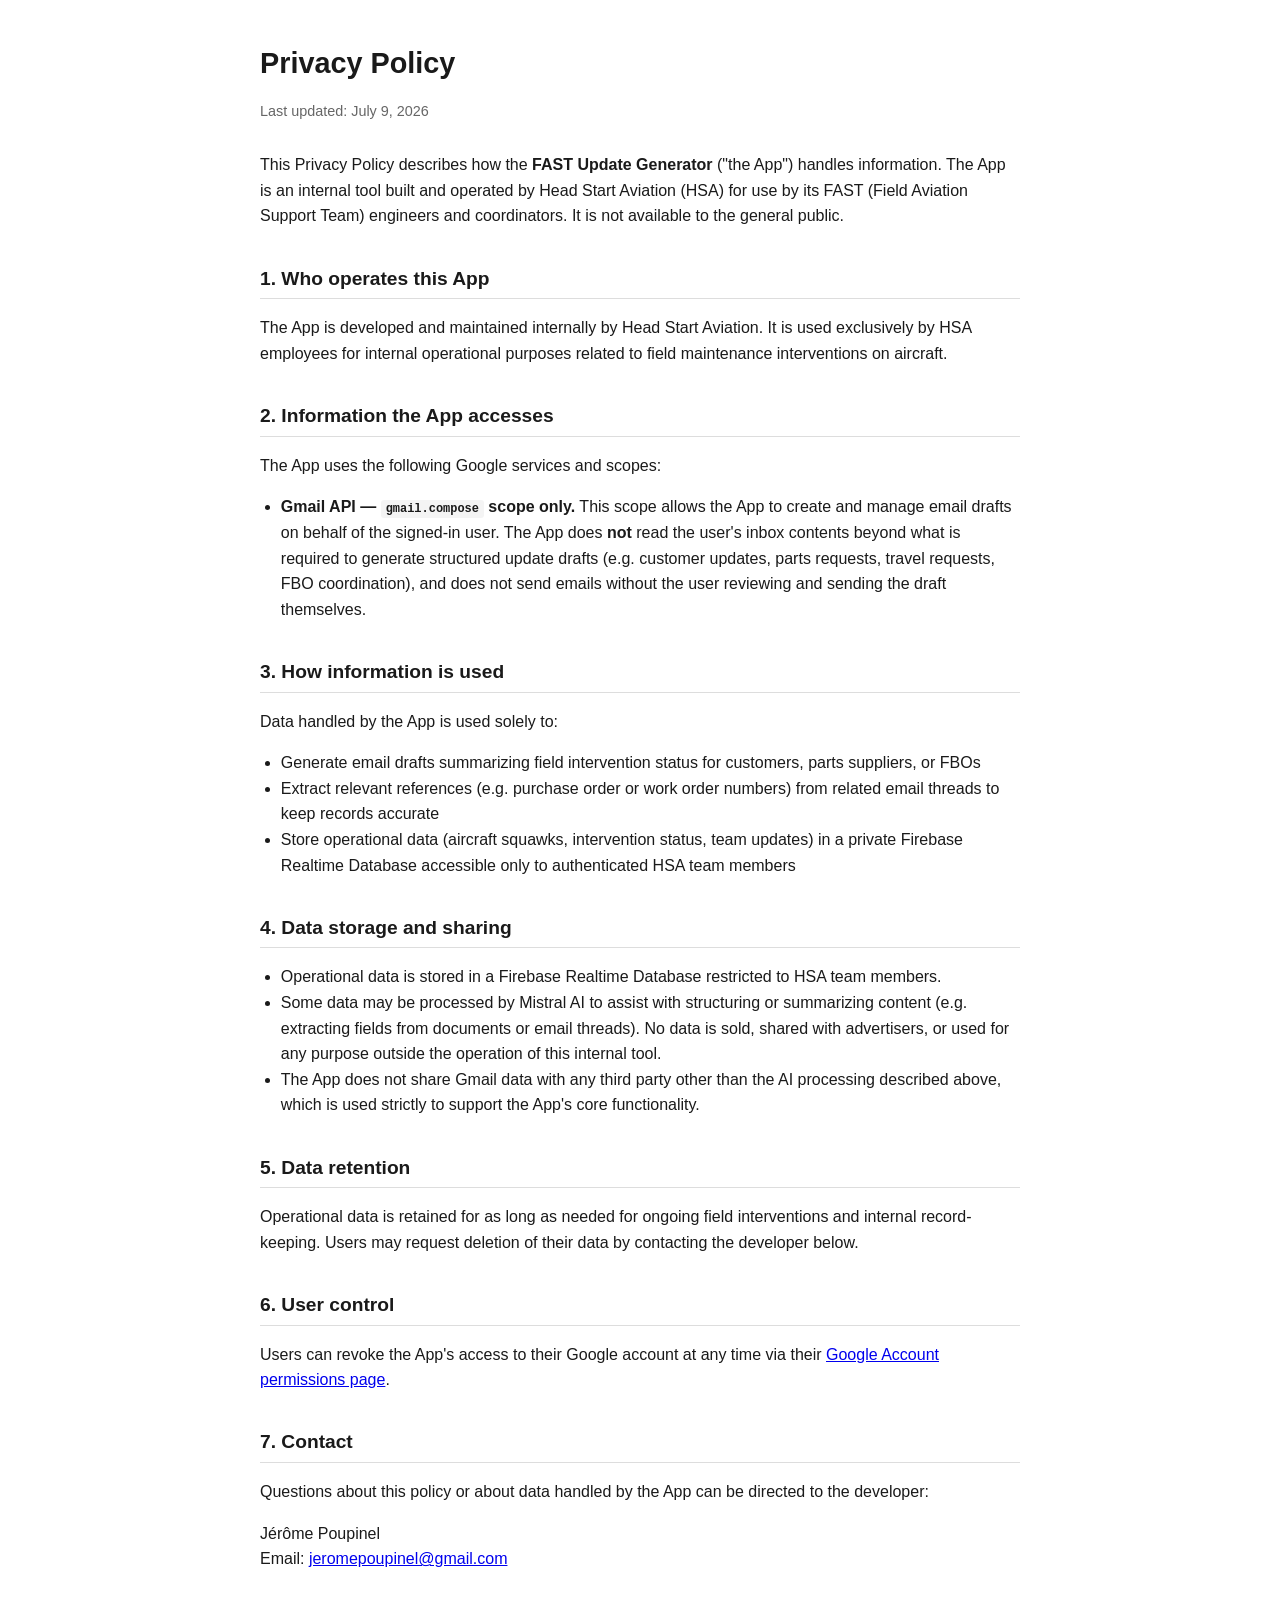
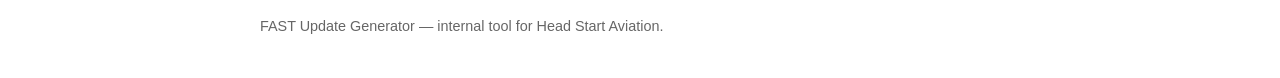
<file: privacy.html>
<!DOCTYPE html>
<html lang="en">
<head>
<meta charset="UTF-8">
<meta name="viewport" content="width=device-width, initial-scale=1.0">
<title>Privacy Policy — FAST Update Generator</title>
<style>
  body {
    font-family: -apple-system, BlinkMacSystemFont, "Segoe UI", Roboto, Arial, sans-serif;
    max-width: 760px;
    margin: 40px auto;
    padding: 0 20px;
    line-height: 1.6;
    color: #1a1a1a;
  }
  h1 { font-size: 1.8em; margin-bottom: 0.2em; }
  h2 { font-size: 1.2em; margin-top: 1.8em; border-bottom: 1px solid #ddd; padding-bottom: 4px; }
  .updated { color: #666; font-size: 0.9em; margin-bottom: 2em; }
  ul { padding-left: 1.3em; }
  code { background: #f4f4f4; padding: 2px 5px; border-radius: 3px; font-size: 0.92em; }
  footer { margin-top: 3em; color: #666; font-size: 0.9em; }
</style>
</head>
<body>

<h1>Privacy Policy</h1>
<p class="updated">Last updated: July 9, 2026</p>

<p>
This Privacy Policy describes how the <strong>FAST Update Generator</strong>
("the App") handles information. The App is an internal tool built and
operated by Head Start Aviation (HSA) for use by its FAST (Field Aviation
Support Team) engineers and coordinators. It is not available to the general
public.
</p>

<h2>1. Who operates this App</h2>
<p>
The App is developed and maintained internally by Head Start Aviation. It is
used exclusively by HSA employees for internal operational purposes related
to field maintenance interventions on aircraft.
</p>

<h2>2. Information the App accesses</h2>
<p>The App uses the following Google services and scopes:</p>
<ul>
  <li>
    <strong>Gmail API — <code>gmail.compose</code> scope only.</strong>
    This scope allows the App to create and manage email drafts on behalf of
    the signed-in user. The App does <strong>not</strong> read the user's
    inbox contents beyond what is required to generate structured update
    drafts (e.g. customer updates, parts requests, travel requests, FBO
    coordination), and does not send emails without the user reviewing and
    sending the draft themselves.
  </li>
</ul>

<h2>3. How information is used</h2>
<p>Data handled by the App is used solely to:</p>
<ul>
  <li>Generate email drafts summarizing field intervention status for customers, parts suppliers, or FBOs</li>
  <li>Extract relevant references (e.g. purchase order or work order numbers) from related email threads to keep records accurate</li>
  <li>Store operational data (aircraft squawks, intervention status, team updates) in a private Firebase Realtime Database accessible only to authenticated HSA team members</li>
</ul>

<h2>4. Data storage and sharing</h2>
<ul>
  <li>Operational data is stored in a Firebase Realtime Database restricted to HSA team members.</li>
  <li>Some data may be processed by Mistral AI to assist with structuring or summarizing content (e.g. extracting fields from documents or email threads). No data is sold, shared with advertisers, or used for any purpose outside the operation of this internal tool.</li>
  <li>The App does not share Gmail data with any third party other than the AI processing described above, which is used strictly to support the App's core functionality.</li>
</ul>

<h2>5. Data retention</h2>
<p>
Operational data is retained for as long as needed for ongoing field
interventions and internal record-keeping. Users may request deletion of
their data by contacting the developer below.
</p>

<h2>6. User control</h2>
<p>
Users can revoke the App's access to their Google account at any time via
their
<a href="https://myaccount.google.com/permissions" target="_blank" rel="noopener">Google Account permissions page</a>.
</p>

<h2>7. Contact</h2>
<p>
Questions about this policy or about data handled by the App can be directed
to the developer:
</p>
<p>
Jérôme Poupinel<br>
Email: <a href="mailto:jeromepoupinel@gmail.com">jeromepoupinel@gmail.com</a>
</p>

<footer>
  FAST Update Generator — internal tool for Head Start Aviation.
</footer>

</body>
</html>
</file>
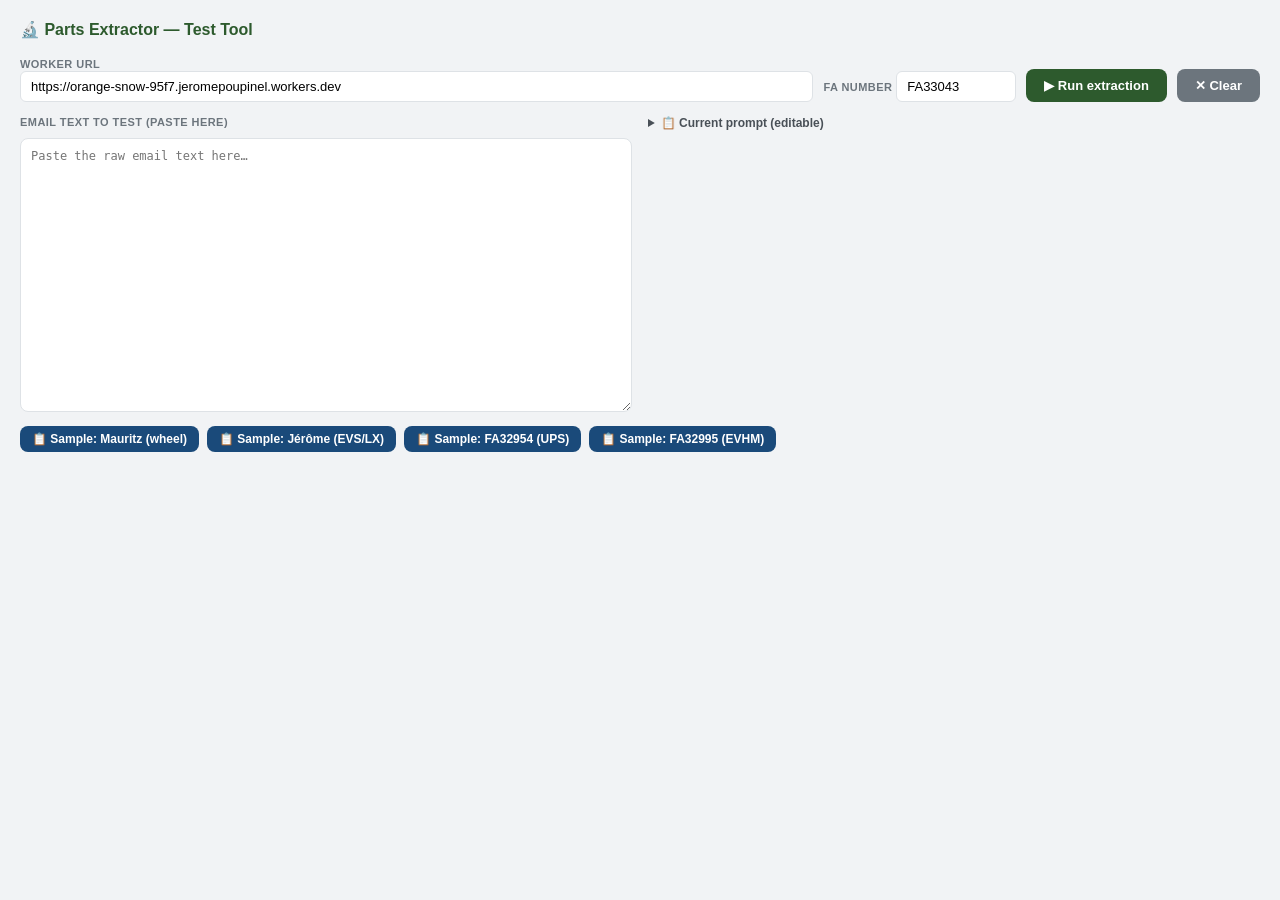
<file: testprompmistral.html>
<!DOCTYPE html>
<html lang="en">
<head>
<meta charset="UTF-8"/>
<meta name="viewport" content="width=device-width, initial-scale=1.0"/>
<title>Parts Extractor — Test Tool</title>
<style>
*{box-sizing:border-box;margin:0;padding:0}
body{font-family:-apple-system,BlinkMacSystemFont,'Segoe UI',sans-serif;background:#f1f3f5;color:#212529;font-size:14px;padding:20px}
h1{font-size:16px;font-weight:700;margin-bottom:16px;color:#2d5a2d}
.row{display:flex;gap:16px;align-items:flex-start}
.col{flex:1;display:flex;flex-direction:column;gap:10px}
label{font-size:11px;font-weight:700;color:#6c757d;text-transform:uppercase;letter-spacing:.04em}
textarea{width:100%;padding:10px;border:1px solid #dee2e6;border-radius:8px;font-family:monospace;font-size:12px;resize:vertical;background:#fff}
input{padding:7px 10px;border:1px solid #dee2e6;border-radius:6px;font-size:13px;width:100%}
button{padding:9px 18px;border-radius:8px;font-size:13px;font-weight:600;cursor:pointer;border:none;background:#2d5a2d;color:#fff}
button:hover{background:#3a6e3a}
button:disabled{opacity:.4;cursor:not-allowed}
.result{background:#1a1a2e;color:#a0ffa0;font-family:monospace;font-size:12px;padding:12px;border-radius:8px;white-space:pre-wrap;word-break:break-all;min-height:200px;max-height:600px;overflow-y:auto}
.result.err{color:#ff8080}
.badge{display:inline-block;padding:2px 8px;border-radius:20px;font-size:10px;font-weight:700}
.ok{background:#e8f5e9;border:1px solid #a5d6a7;color:#2e7d32}
.ko{background:#fdf0eb;border:1px solid #e8b8a0;color:#8a2e00}
table{width:100%;border-collapse:collapse;background:#fff;border-radius:8px;overflow:hidden;border:1px solid #dee2e6}
th{background:#e9ecef;padding:7px 10px;font-size:11px;text-align:left;font-weight:700;color:#495057}
td{padding:6px 10px;font-size:12px;border-bottom:1px solid #f1f3f5;vertical-align:top}
tr:last-child td{border-bottom:none}
.spin{display:inline-block;width:14px;height:14px;border:2px solid #fff;border-top-color:transparent;border-radius:50%;animation:rot .7s linear infinite;vertical-align:middle;margin-right:6px}
@keyframes rot{to{transform:rotate(360deg)}}
.prompt-box{background:#fff3cd;border:1px solid #ffc107;border-radius:8px;padding:10px;font-size:11px;font-family:monospace;white-space:pre-wrap;max-height:300px;overflow-y:auto;color:#333}
details summary{cursor:pointer;font-size:12px;font-weight:600;color:#495057;margin-bottom:6px}
</style>
</head>
<body>
<h1>🔬 Parts Extractor — Test Tool</h1>

<div style="display:flex;gap:10px;margin-bottom:14px;align-items:flex-end;flex-wrap:wrap">
  <div style="flex:1;min-width:200px">
    <label>Worker URL</label>
    <input id="worker" value="https://orange-snow-95f7.jeromepoupinel.workers.dev"/>
  </div>
  <div style="min-width:100px">
    <label>FA Number</label>
    <input id="fa-number" value="FA33043" style="width:120px"/>
  </div>
  <button id="btn-run" onclick="runTest()">▶ Run extraction</button>
  <button onclick="clearAll()" style="background:#6c757d">✕ Clear</button>
</div>

<div class="row" style="margin-bottom:14px">
  <div class="col">
    <label>Email text to test (paste here)</label>
    <textarea id="email-text" rows="18" placeholder="Paste the raw email text here…"></textarea>
  </div>
  <div class="col">
    <details style="margin-bottom:8px">
      <summary>📋 Current prompt (editable)</summary>
      <textarea id="prompt-text" rows="18" style="font-size:11px;background:#fffde7"></textarea>
    </details>
  </div>
</div>

<div style="margin-bottom:10px;display:flex;gap:8px;flex-wrap:wrap">
  <button onclick="loadSample('mauritz')" style="background:#1a4a7a;font-size:12px;padding:6px 12px">📋 Sample: Mauritz (wheel)</button>
  <button onclick="loadSample('jerome')" style="background:#1a4a7a;font-size:12px;padding:6px 12px">📋 Sample: Jérôme (EVS/LX)</button>
  <button onclick="loadSample('fa32954')" style="background:#1a4a7a;font-size:12px;padding:6px 12px">📋 Sample: FA32954 (UPS)</button>
  <button onclick="loadSample('fa32995')" style="background:#1a4a7a;font-size:12px;padding:6px 12px">📋 Sample: FA32995 (EVHM)</button>
</div>

<div id="result-area" style="display:none">
  <div style="display:flex;gap:8px;align-items:center;margin-bottom:8px">
    <span style="font-weight:700">Result</span>
    <span id="status-badge" class="badge">—</span>
    <span id="timing" style="font-size:11px;color:#6c757d"></span>
  </div>
  <div id="parts-table" style="margin-bottom:10px"></div>
  <details>
    <summary>🔍 Raw JSON response</summary>
    <div class="result" id="raw-result"></div>
  </details>
</div>

<script>
const PROMPT_TEMPLATE = `You will receive an aviation maintenance email about FA number: {FA}.

Your job is to identify ALL physical items that are being ordered, requested, or mentioned as needed — parts, tools, consumables, or materials.

DO NOT require specific labels like "P/N:" or "P/N OFF:". Instead, use context:
- Any alphanumeric code near an item name is likely a part number (e.g. "73P3242001A003", "MS24665-302", "T3030EMU01", "100-1311-01")
- Words like "order", "request", "needed", "required", "please find", "please order", "kindly order" signal items being requested
- "availability" or "check availability" alone does NOT mean the item was ordered — only include it if followed by an actual order confirmation or "please order" elsewhere in the email
- "Backordered Under Warranty" or "Under Warranty" means the item WAS ordered but is being replaced under warranty — always extract these items
- "See below order" or "WO confirmed" at the start of an email confirms all listed items are ordered
- P/N OFF means the part number of the unit being removed/replaced — extract it as pn_off
- Serial numbers follow patterns like "SN:", "s/n:", or appear after a part number
- Quantities appear as "1x", "5 x", "qty:", "1ea", or just a number before the item name

For each item found, extract:
- nomenclature: descriptive name in UPPERCASE (e.g. "MAIN WHEEL ASSEMBLY", "UPS BATTERY", "COTTER PIN"). NEVER put part numbers in nomenclature.
- pn_on: part number of the item being ordered/installed, or ""
- pn_off: part number of the item being removed (if mentioned), or ""
- sn_off: serial number being removed, or ""
- sn_on: serial number of new unit, or ""
- cat: "Part", "Tool", or "Consumable". GSE/tooling items = "Tool". Grease/oil/sealant/fluid = "Consumable". Everything else = "Part".
- quantity: as string (e.g. "1", "5"), or ""

Also extract if present in the email:
- acModel: aircraft model (e.g. "G650ER", "G600"), or ""
- acSN: aircraft serial number (numeric, e.g. "6527"), or ""
- acReg: aircraft registration (e.g. "T7-JMM"), or ""
- acWO: work order number, or ""
- station: ICAO airport code (e.g. "LFPB", "LSZH"), or ""

Reply ONLY with valid JSON, no markdown:
{"acModel":"","acSN":"","acReg":"","acWO":"","station":"","parts":[{"nomenclature":"","pn_off":"","sn_off":"","pn_on":"","sn_on":"","cat":"Part","quantity":""}]}`;

document.getElementById('prompt-text').value = PROMPT_TEMPLATE;

const SAMPLES = {
  mauritz: {
    fa: 'FA33043',
    text: `NEW PARTS REQ // G600 #73208 // T7-G600 // FA33043 // LSZH // HF 1 & 2 ISSUE + AFT Pocket door + RH Seat #2

Dear FastOps,
Please order the following parts and advise the ETA in Zurich.
PARTS NEEDED: (Item 2.7)

* MAIN WHEEL AND TIRE ASSEMBLY (LEFT OUTBOARD)
      P/N: 73P3242001A003    S/N installed: JUN25-1222

* 5 x Cotter Pin PN: MS24665-302
* 5 x O-ring PN: MS25988/1-013 ••• O-RING
* 1 x 50 ml - Grease - MIL-PRF-81322 (NOTE: Mobil Aviation Grease SHC 100 can be used as an alternate.)
(NOTE: Must be the same as used on the wheel bearings)

TOOLING NEEDED:
(Please book this tooling to M.PLOEG, FN671366)

* Axle nut socket GSE3220961
* Main landing gear axle thread protector GSE3230657
* Torque wrench, 0 - 300 foot-pounds GSE5120587 (No Dial, only klick torque wrench)
* Adaptors to fit the Main wheel nut
* Tire deflator - GSE1220203 or equivalent

SHIPPING ADDRESS:
Jet Aviation FBO NORTH
Att: T7-G600
Bimenzältenstrasse
8302 Kloten
Tel No. +41 43 818 8953`
  },
  jerome: {
    fa: 'FA32988',
    text: `PART REQUEST // G650ER// 6527 // T7-JMM // FA32988 // LFPB // due task + defects

Dear Team,
Could you please check the availability only of the following parts? We would prefer to source these from Amsterdam, if possible.

PARTS
- EVS Window Assy p/n: 50889-101 s/n off: 0835 qty: 01
- LX Processor p/n: 7011822-906 qty: 01
- LX Antenna p/n: 7014062-901 qty: 01
- LX Controller p/n: 7012738-905 qty: 01

Regards
Jérôme POUPINEL`
  },
  fa32954: {
    fa: 'FA32954',
    text: `Re: PARTS REQ./72160//LX-NJC//FA32954//LFMN//UPS BATT FAIL, Fuel Tank Sumping, DB Update

Hi FAB Team,
WO FA32954 is now confirmed and support will take place in Nice.
See below order:

Material:
UPS BATTERY CHARGER  P/N OFF: 100-1311-01    S/N OFF: 1225598  ...................Backordered Under Warranty
UPS BATTERY P/N OFF: 100-2410-07    S/N OFF: 1227248 ...................Backordered Under Warranty

Shipping address:
AVIA-VIP Attn: LX-NJC Aeroport International Nice Cote d'Azur, Terminal Aviation Affaires, F-06281 Nice Cedex 3`
  },
  fa32995: {
    fa: 'FA32995',
    text: `PARTS REQ. // 87012// A7-CHB// FA32995// LFPB// FCS MAINT REQ., EVHM

Good evening all
Could you please advise if we have the following part available:
T3030EMU01    ENGINE VIBRATION HEALTH MONITORING UNIT    1ea
S/N off: BX320055

Support location below:
Jet Aviation FBO
ATT: A7-CHB
Paris – Le Bourget Airport
Rue de Prague – Zone Aviateurs
95500 Bonneuil-en-France`
  }
};

function loadSample(key) {
  const s = SAMPLES[key];
  document.getElementById('email-text').value = s.text;
  document.getElementById('fa-number').value = s.fa;
}

function clearAll() {
  document.getElementById('email-text').value = '';
  document.getElementById('raw-result').textContent = '';
  document.getElementById('parts-table').innerHTML = '';
  document.getElementById('result-area').style.display = 'none';
}

function stripQuotedText(text) {
  const cutPatterns = [
    /^On .{10,120} wrote:\s*$/m,
    /^Le .{5,80} a écrit\s*[:\-]?\s*$/m,
    /^-{5,}\s*Original Message/m,
    /^From:\s*.+\nSent:\s*/m,
    /^_{5,}/m,
    /^>{1}\s/m,
    /^De\s*:.+\nDate\s*:/m,
  ];
  let cutAt = text.length;
  for (const pat of cutPatterns) {
    const m = pat.exec(text);
    if (m && m.index < cutAt) cutAt = m.index;
  }
  return text.slice(0, cutAt).trim();
}

async function runTest() {
  const worker = document.getElementById('worker').value.trim();
  const fa = document.getElementById('fa-number').value.trim();
  const rawText   = document.getElementById('email-text').value.trim();
  const emailText = stripQuotedText(rawText);
  if (emailText.length < rawText.length) {
    document.getElementById('raw-result').textContent =
      `ℹ️ Quoted text stripped: ${rawText.length} → ${emailText.length} chars\n\n`;
  }
  const promptTemplate = document.getElementById('prompt-text').value;

  if (!emailText) { alert('Paste an email text first.'); return; }

  const btn = document.getElementById('btn-run');
  btn.disabled = true;
  btn.innerHTML = '<span class="spin"></span> Running…';

  const prompt = promptTemplate.replace('{FA}', fa);
  const t0 = Date.now();

  document.getElementById('result-area').style.display = '';
  document.getElementById('raw-result').textContent = 'Calling Mistral…';
  document.getElementById('parts-table').innerHTML = '';

  try {
    const res = await fetch(worker + '/chat', {
      method: 'POST',
      headers: { 'Content-Type': 'application/json' },
      body: JSON.stringify({
        model: 'mistral-small-latest',
        temperature: 0,
        messages: [{ role: 'user', content: prompt + '\n\nEMAIL THREAD:\n' + emailText.slice(0, 8000) }],
        response_format: { type: 'json_object' }
      })
    });

    const d = await res.json();
    const elapsed = ((Date.now() - t0) / 1000).toFixed(1) + 's';
    document.getElementById('timing').textContent = elapsed;

    if (!res.ok) throw new Error(d.message || JSON.stringify(d));

    const raw = d.choices[0].message.content.replace(/```json|```/g, '').trim();
    document.getElementById('raw-result').textContent = JSON.stringify(JSON.parse(raw), null, 2);

    const parsed = JSON.parse(raw);
    const parts = parsed.parts || [];

    const badge = document.getElementById('status-badge');
    if (parts.length > 0) {
      badge.className = 'badge ok';
      badge.textContent = `✅ ${parts.length} part(s) found`;
    } else {
      badge.className = 'badge ko';
      badge.textContent = '❌ 0 parts found';
    }

    // Aircraft info
    const acInfo = [parsed.acModel, parsed.acReg, parsed.acSN ? '#'+parsed.acSN : '', parsed.station]
      .filter(Boolean).join(' · ');

    let html = '';
    if (acInfo) html += `<div style="font-size:12px;color:#1a4a7a;margin-bottom:8px;font-weight:600">✈️ ${acInfo}</div>`;

    if (parts.length > 0) {
      html += `<table>
        <thead><tr>
          <th>Nomenclature</th><th>PN on</th><th>PN off</th><th>SN off</th><th>SN on</th><th>Cat</th><th>Qty</th>
        </tr></thead><tbody>`;
      for (const p of parts) {
        const catColor = p.cat === 'Tool' ? '#fef9e7' : p.cat === 'Consumable' ? '#e8f0f8' : '#e8f2e8';
        html += `<tr style="background:${catColor}">
          <td><strong>${esc(p.nomenclature)}</strong></td>
          <td style="font-family:monospace">${esc(p.pn_on)}</td>
          <td style="font-family:monospace">${esc(p.pn_off)}</td>
          <td style="font-family:monospace">${esc(p.sn_off)}</td>
          <td style="font-family:monospace">${esc(p.sn_on)}</td>
          <td><span style="font-size:10px;font-weight:700">${esc(p.cat)}</span></td>
          <td>${esc(p.quantity)}</td>
        </tr>`;
      }
      html += '</tbody></table>';
    } else {
      html += `<div style="color:#8a2e00;font-weight:600;padding:10px;background:#fdf0eb;border-radius:6px">
        ❌ No parts extracted. Check the email text and prompt.</div>`;
    }

    document.getElementById('parts-table').innerHTML = html;

  } catch(e) {
    document.getElementById('raw-result').className = 'result err';
    document.getElementById('raw-result').textContent = '❌ Error: ' + e.message;
    document.getElementById('status-badge').className = 'badge ko';
    document.getElementById('status-badge').textContent = '❌ Error';
  }

  btn.disabled = false;
  btn.innerHTML = '▶ Run extraction';
}

function esc(s) { return (s||'').replace(/&/g,'&amp;').replace(/</g,'&lt;').replace(/>/g,'&gt;'); }
</script>
</body>
</html>
</file>
